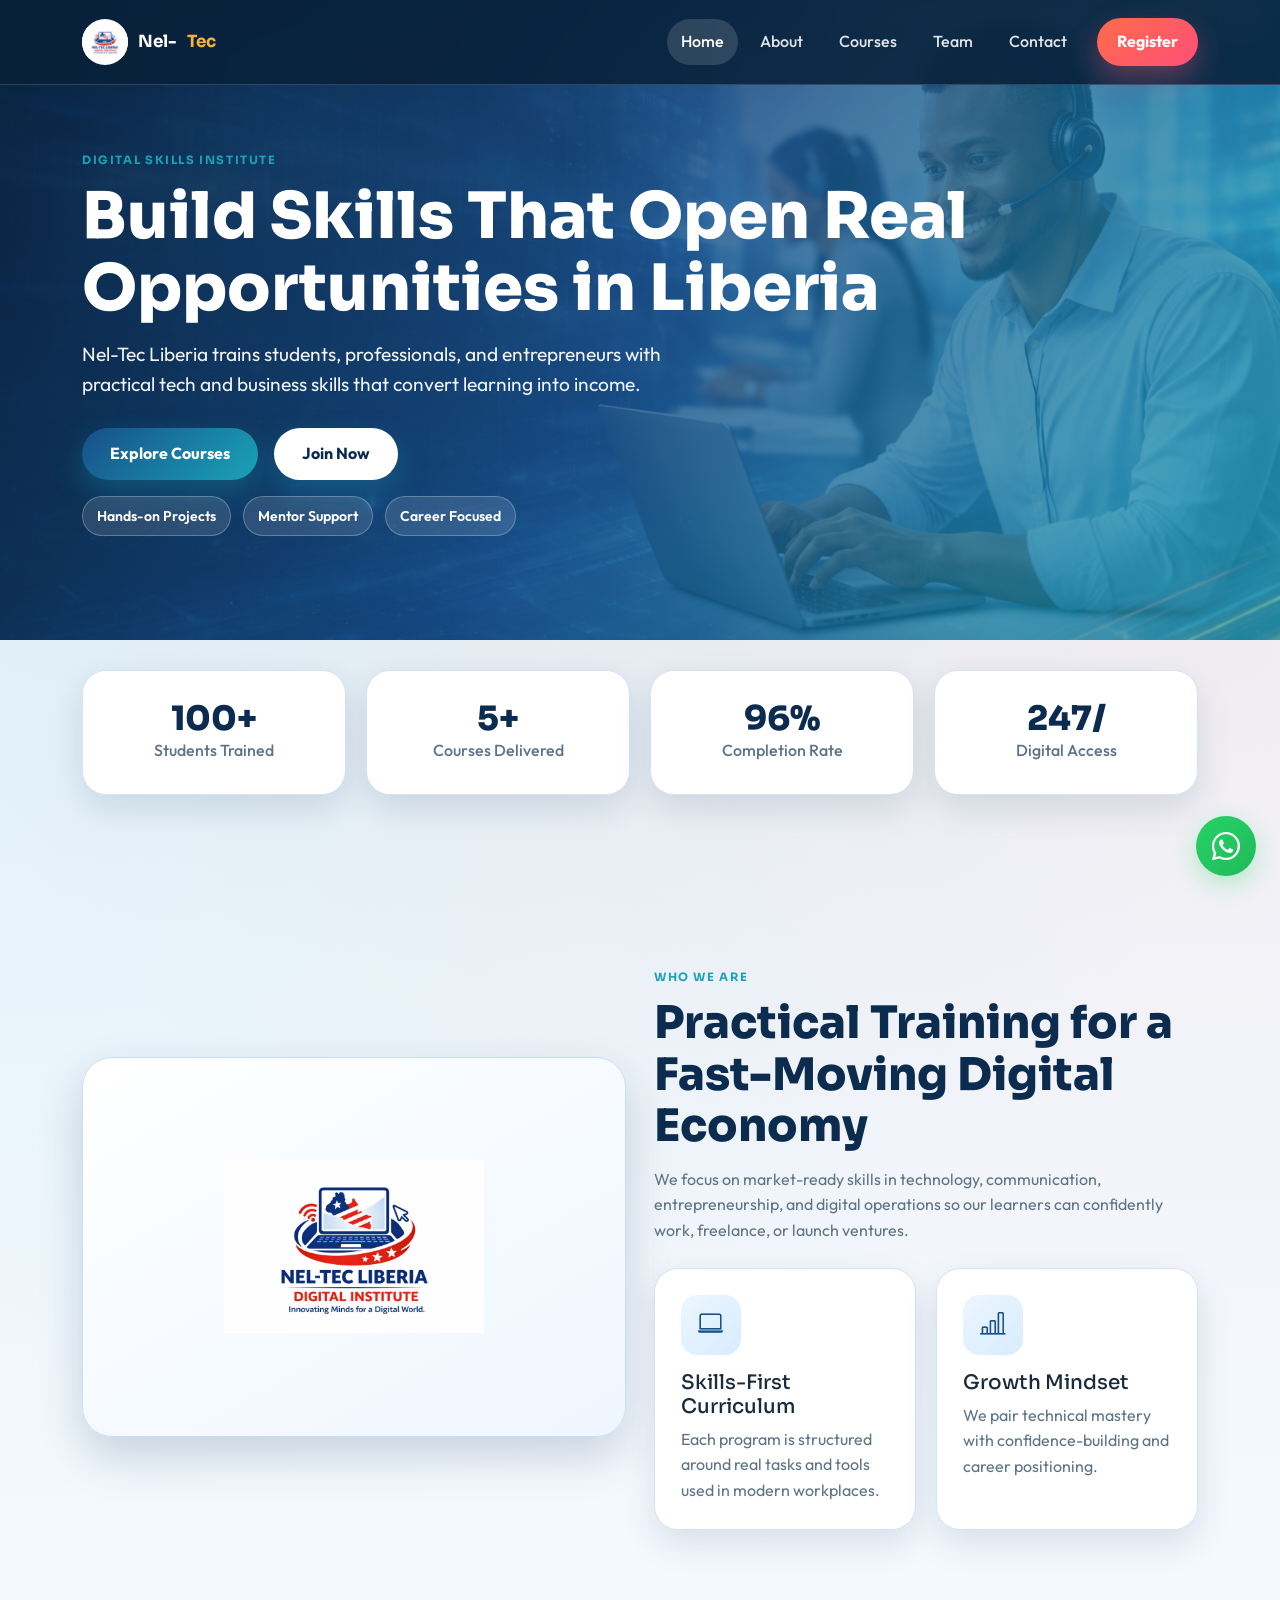
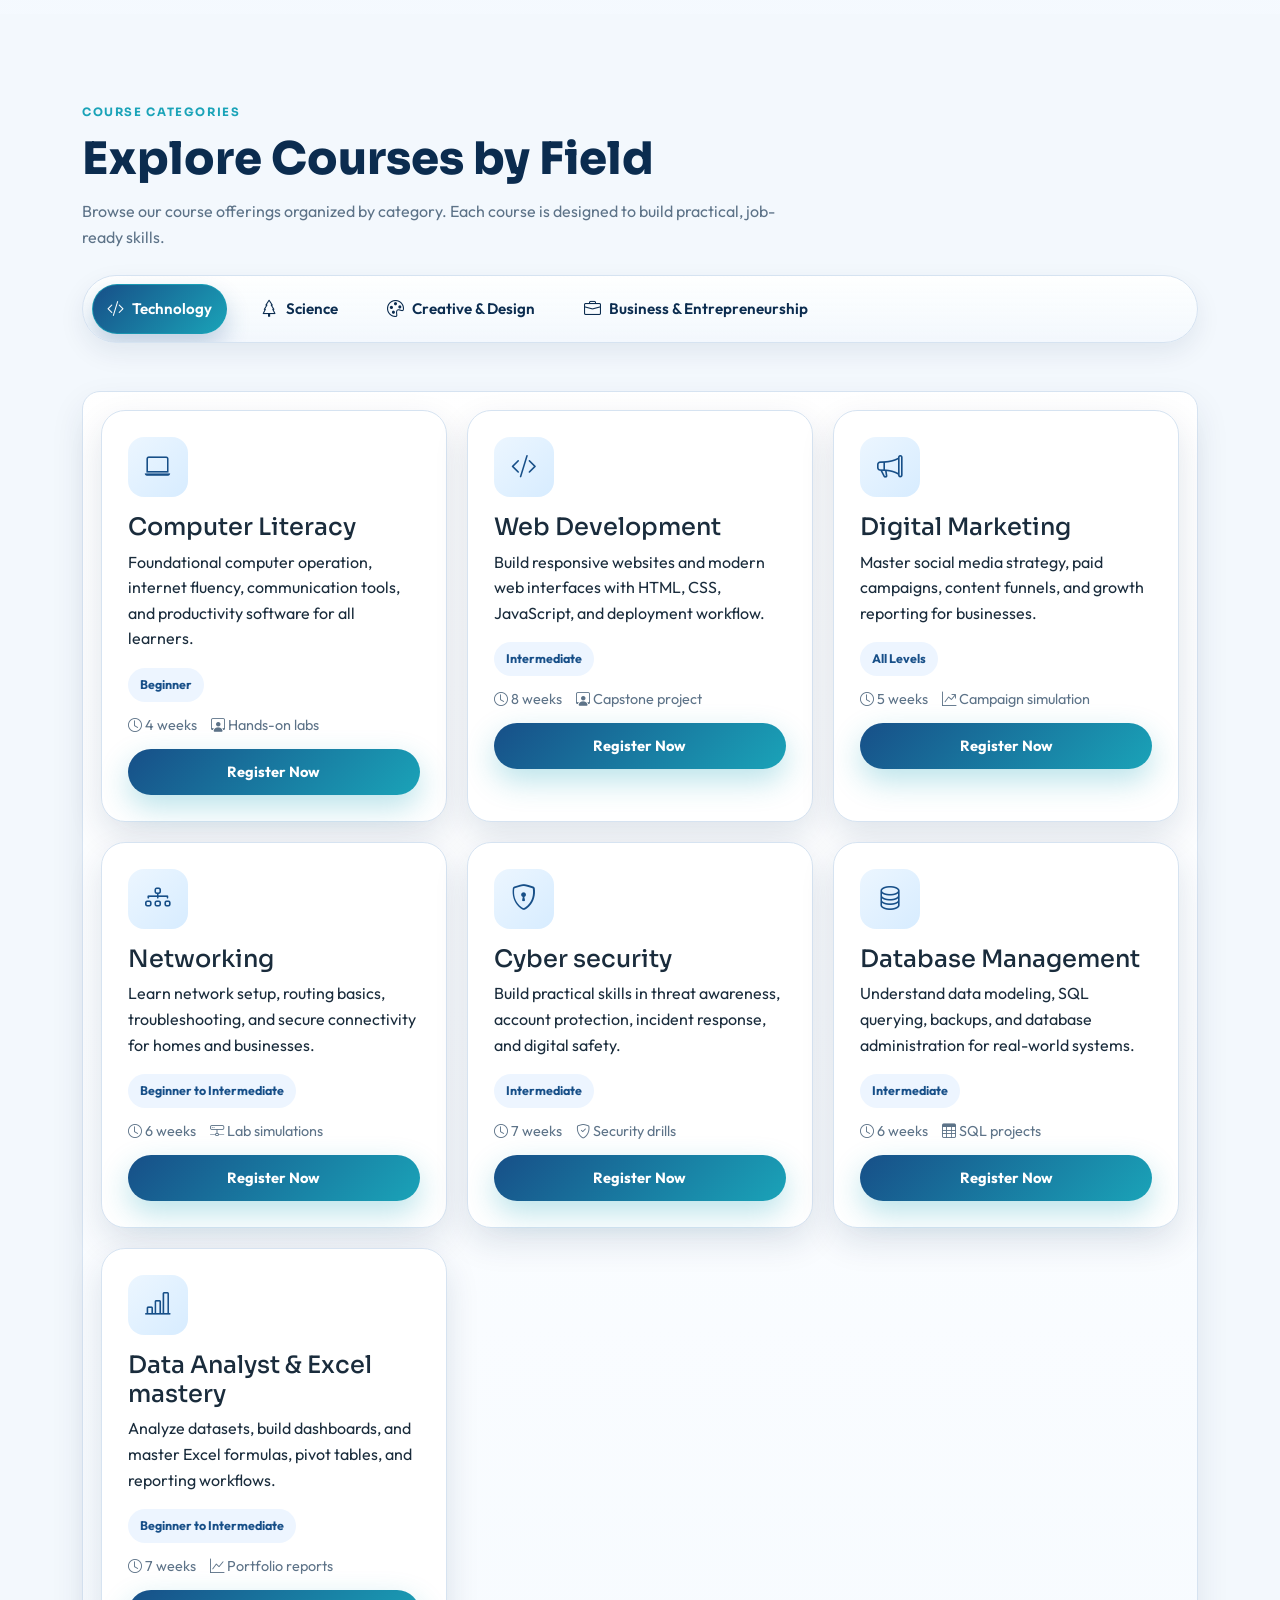
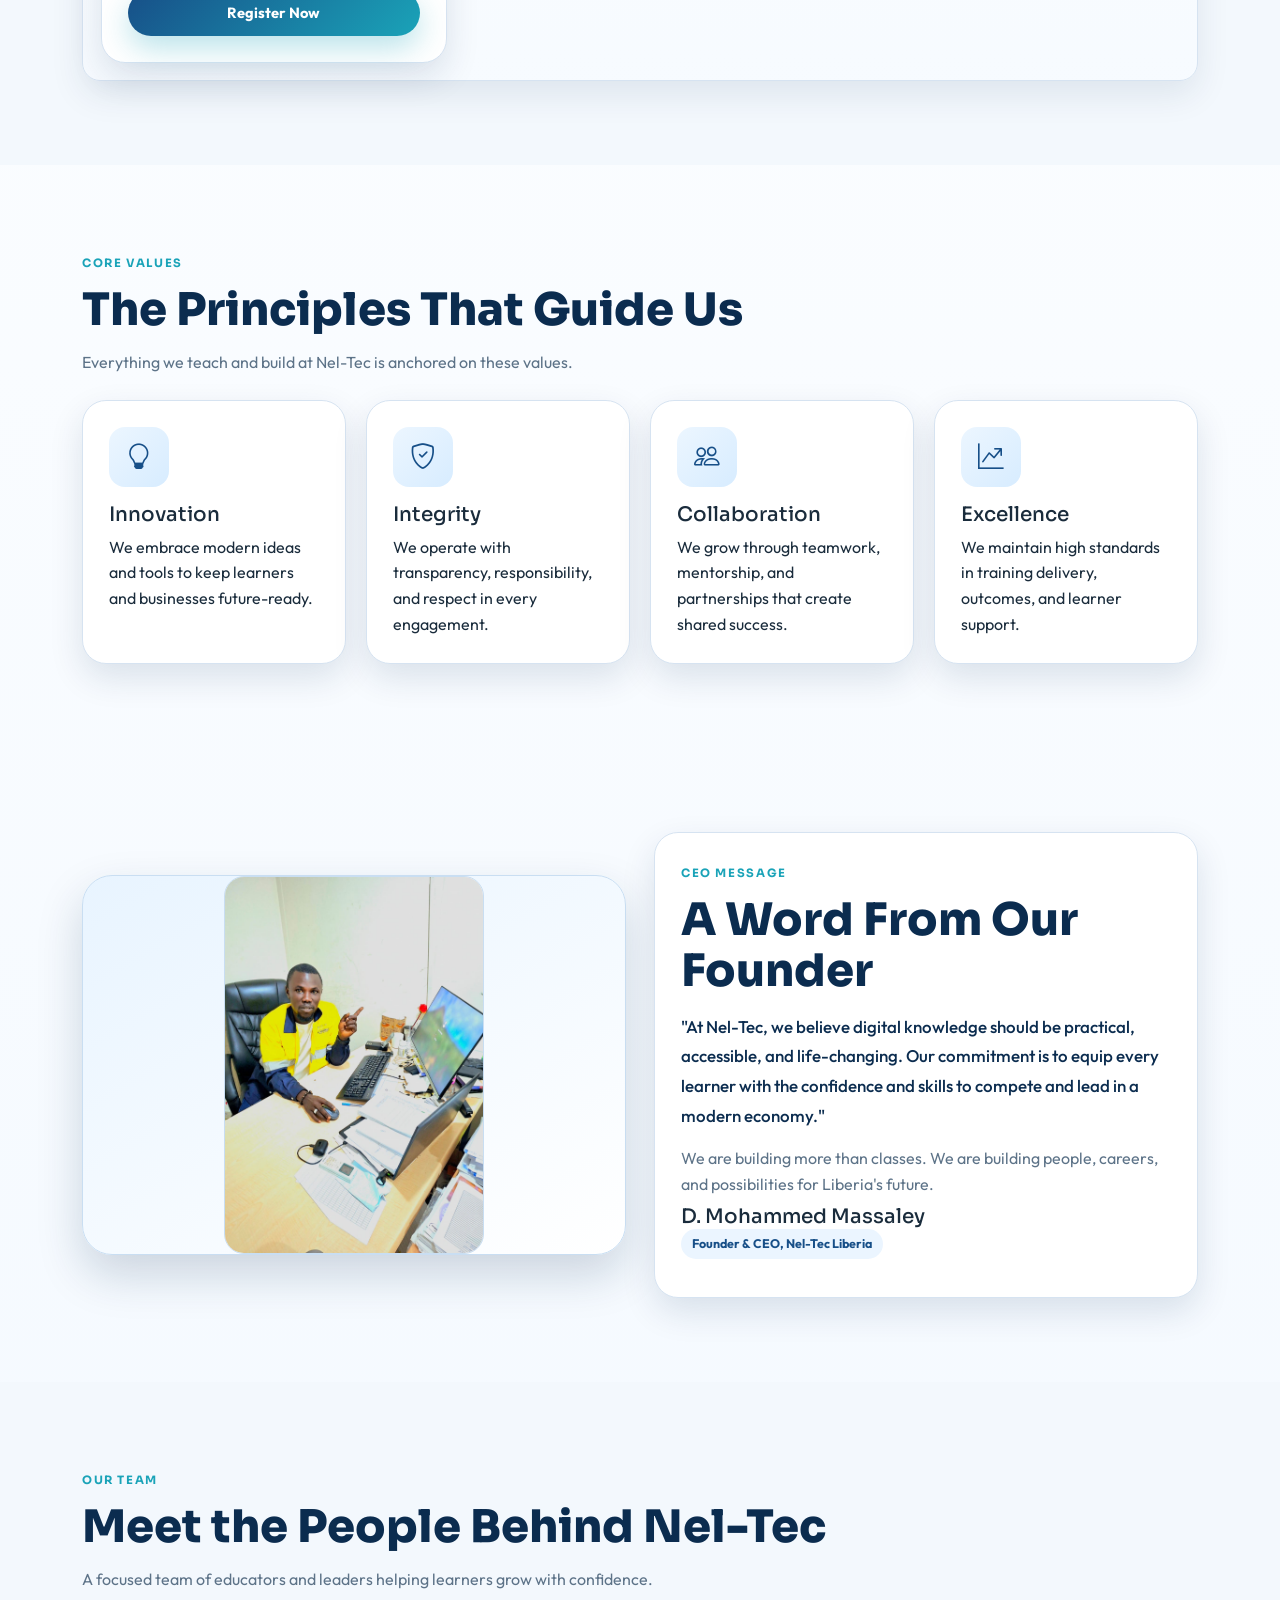
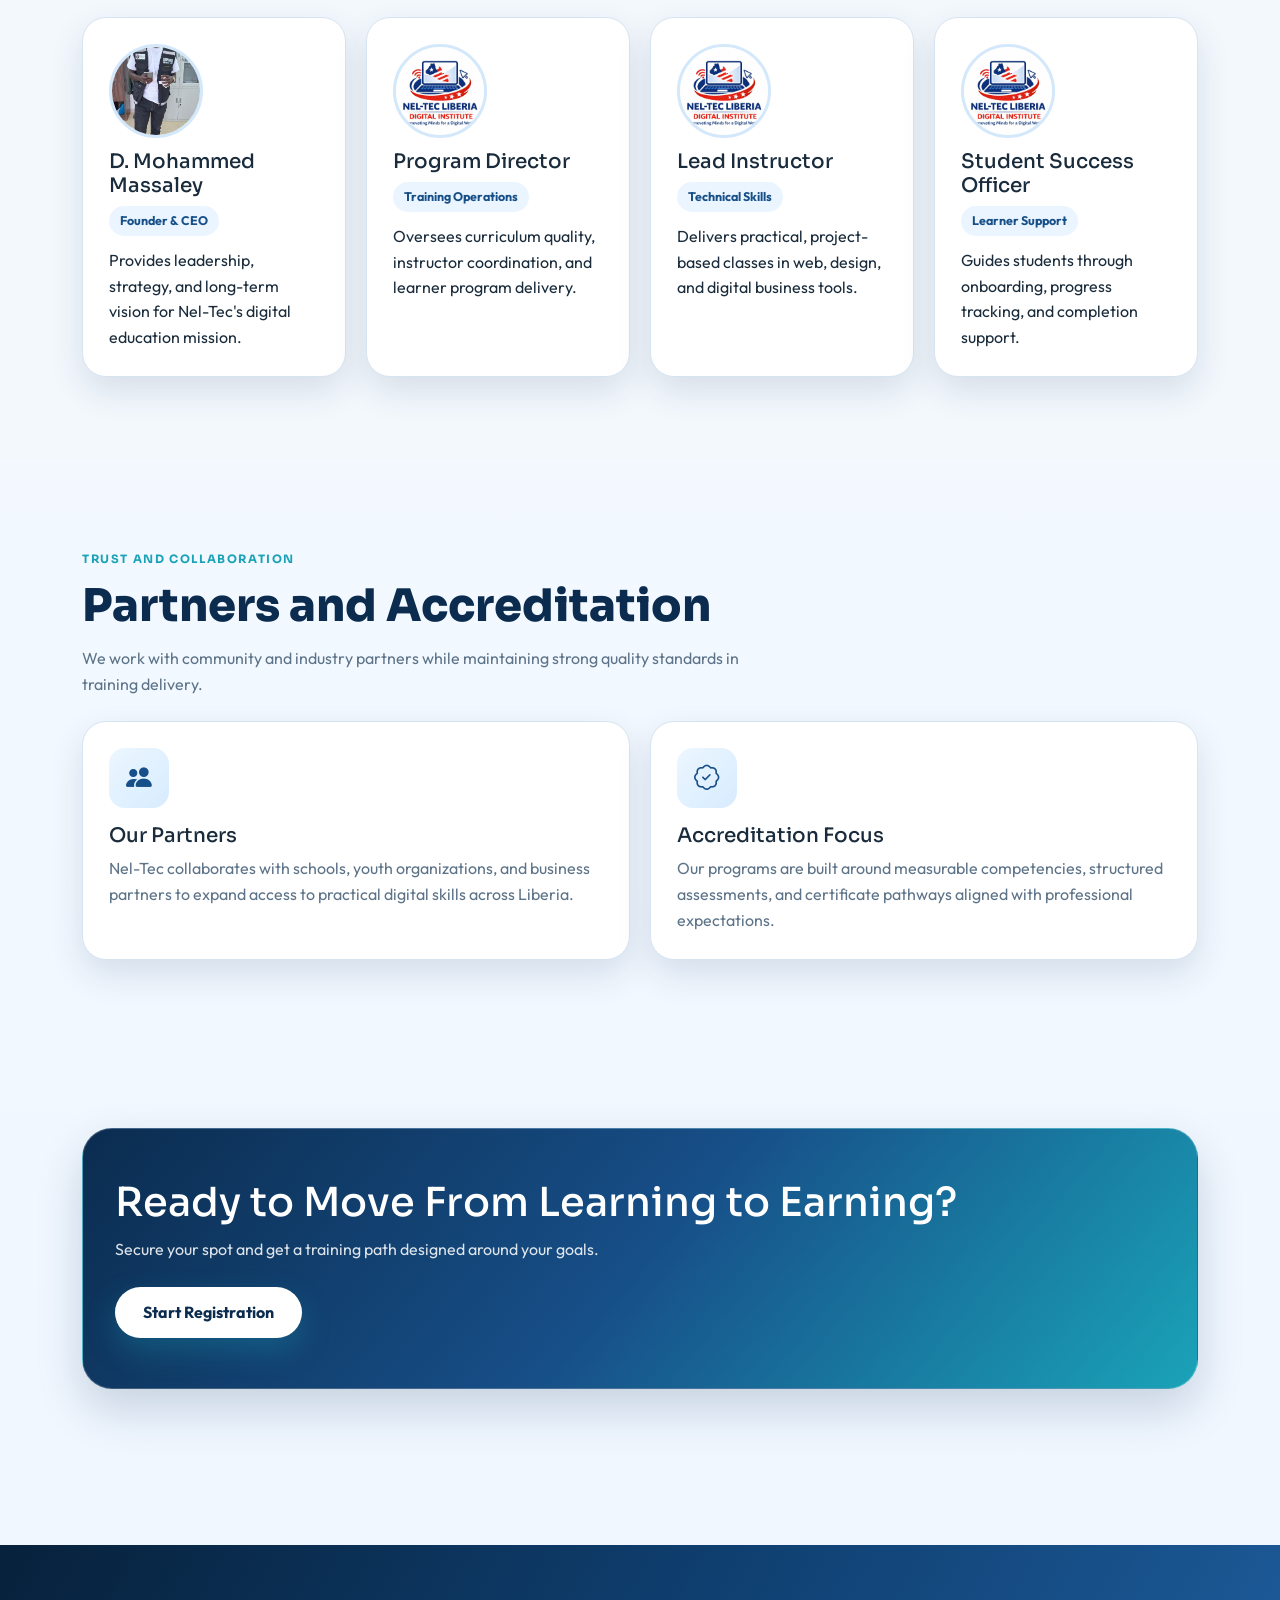
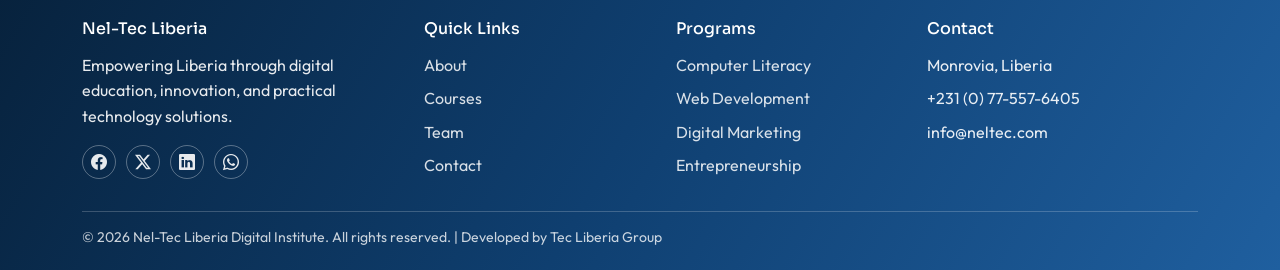
<file: index.html>
<!DOCTYPE html>
<html lang="en">
<head>
    <meta charset="UTF-8">
    <meta name="viewport" content="width=device-width, initial-scale=1.0">
    <title>Nel-Tec Liberia Digital Institute</title>
    <link rel="icon" type="image/png" href="img/logo.png">
    <link href="https://cdn.jsdelivr.net/npm/bootstrap@5.3.0/dist/css/bootstrap.min.css" rel="stylesheet">
    <link rel="stylesheet" href="https://cdn.jsdelivr.net/npm/bootstrap-icons@1.11.1/font/bootstrap-icons.css">
    <link rel="stylesheet" href="css/style.css">
</head>
<body class="page-shell">
    <nav class="navbar navbar-expand-lg fixed-top main-nav">
        <div class="container">
            <a class="navbar-brand" href="index.html">
                <img src="img/logo.png" alt="Nel-Tec logo">
                Nel-<span class="accent">Tec</span>
            </a>
            <button class="navbar-toggler" type="button" data-bs-toggle="collapse" data-bs-target="#mainNav" aria-controls="mainNav" aria-expanded="false" aria-label="Toggle navigation">
                <span class="navbar-toggler-icon"></span>
            </button>
            <div class="collapse navbar-collapse" id="mainNav">
                <ul class="navbar-nav ms-auto align-items-lg-center">
                    <li class="nav-item"><a class="nav-link active" href="index.html">Home</a></li>
                    <li class="nav-item"><a class="nav-link" href="about.html">About</a></li>
                    <li class="nav-item"><a class="nav-link" href="courses.html">Courses</a></li>
                    <li class="nav-item"><a class="nav-link" href="team.html">Team</a></li>
                    <li class="nav-item"><a class="nav-link" href="contact.html">Contact</a></li>
                    <li class="nav-item ms-lg-2"><a class="btn-nav" href="register.html">Register</a></li>
                </ul>
            </div>
        </div>
    </nav>

    <header class="hero hero-home">
        <div class="container">
            <div class="reveal">
                <span class="section-kicker">Digital Skills Institute</span>
                <h1>Build Skills That Open Real Opportunities in Liberia</h1>
                <p>Nel-Tec Liberia trains students, professionals, and entrepreneurs with practical tech and business skills that convert learning into income.</p>
                <div class="d-flex flex-wrap gap-3 mb-3">
                    <a class="btn-brand" href="courses.html">Explore Courses</a>
                    <a class="btn-brand alt" href="register.html">Join Now</a>
                </div>
                <div class="hero-chips">
                    <span class="hero-chip">Hands-on Projects</span>
                    <span class="hero-chip">Mentor Support</span>
                    <span class="hero-chip">Career Focused</span>
                </div>
            </div>
        </div>
    </header>

    <main>
        <section class="stats-strip">
            <div class="container">
                <div class="cards-4">
                    <article class="stat-card reveal d2">
                        <span class="stat-number">100+</span>
                        <span class="stat-label">Students Trained</span>
                    </article>
                    <article class="stat-card reveal d2">
                        <span class="stat-number">5+</span>
                        <span class="stat-label">Courses Delivered</span>
                    </article>
                    <article class="stat-card reveal d3">
                        <span class="stat-number">96%</span>
                        <span class="stat-label">Completion Rate</span>
                    </article>
                    <article class="stat-card reveal d4">
                        <span class="stat-number">24/7</span>
                        <span class="stat-label">Digital Access</span>
                    </article>
                </div>
            </div>
        </section>

        <section>
            <div class="container">
                <div class="about-layout">
                    <div class="about-visual reveal">
                        <img src="img/logo.png" alt="Nel-Tec brand mark">
                    </div>
                    <div class="reveal d2">
                        <span class="section-kicker">Who We Are</span>
                        <h2 class="section-title">Practical Training for a Fast-Moving Digital Economy</h2>
                        <p class="section-lead mb-4">We focus on market-ready skills in technology, communication, entrepreneurship, and digital operations so our learners can confidently work, freelance, or launch ventures.</p>
                        <div class="cards-2">
                            <article class="info-card">
                                <div class="icon-bubble"><i class="bi bi-laptop"></i></div>
                                <h5>Skills-First Curriculum</h5>
                                <p class="text-muted mb-0">Each program is structured around real tasks and tools used in modern workplaces.</p>
                            </article>
                            <article class="info-card">
                                <div class="icon-bubble"><i class="bi bi-bar-chart-line"></i></div>
                                <h5>Growth Mindset</h5>
                                <p class="text-muted mb-0">We pair technical mastery with confidence-building and career positioning.</p>
                            </article>
                        </div>
                    </div>
                </div>
            </div>
        </section>

        <section class="bg-soft">
            <div class="container">
                <span class="section-kicker">Course Categories</span>
                <h2 class="section-title">Explore Courses by Field</h2>
                <p class="section-lead mb-4">Browse our course offerings organized by category. Each course is designed to build practical, job-ready skills.</p>

                <!-- Course Category Tabs -->
                <ul class="nav nav-tabs course-tabs mb-5" id="courseTabs" role="tablist">
                    <li class="nav-item" role="presentation">
                        <button class="nav-link active" id="tech-tab" data-bs-toggle="tab" data-bs-target="#tech-content" type="button" role="tab" aria-controls="tech-content" aria-selected="true">
                            <i class="bi bi-code-slash me-2"></i>Technology
                        </button>
                    </li>
                    <li class="nav-item" role="presentation">
                        <button class="nav-link" id="science-tab" data-bs-toggle="tab" data-bs-target="#science-content" type="button" role="tab" aria-controls="science-content" aria-selected="false">
                            <i class="bi bi-tree me-2"></i>Science
                        </button>
                    </li>
                    <li class="nav-item" role="presentation">
                        <button class="nav-link" id="creative-tab" data-bs-toggle="tab" data-bs-target="#creative-content" type="button" role="tab" aria-controls="creative-content" aria-selected="false">
                            <i class="bi bi-palette me-2"></i>Creative & Design
                        </button>
                    </li>
                    <li class="nav-item" role="presentation">
                        <button class="nav-link" id="business-tab" data-bs-toggle="tab" data-bs-target="#business-content" type="button" role="tab" aria-controls="business-content" aria-selected="false">
                            <i class="bi bi-briefcase me-2"></i>Business & Entrepreneurship
                        </button>
                    </li>
                </ul>

                <!-- Tab Content -->
                <div class="tab-content" id="courseTabContent">
                    <!-- Technology Tab -->
                    <div class="tab-pane fade show active" id="tech-content" role="tabpanel" aria-labelledby="tech-tab">
                        <div class="cards-3">
                            <article class="course-card reveal">
                                <div class="icon-bubble"><i class="bi bi-laptop"></i></div>
                                <h4>Computer Literacy</h4>
                                <p>Foundational computer operation, internet fluency, communication tools, and productivity software for all learners.</p>
                                <span class="badge-level">Beginner</span>
                                <div class="course-meta">
                                    <span><i class="bi bi-clock"></i> 4 weeks</span>
                                    <span><i class="bi bi-person-workspace"></i> Hands-on labs</span>
                                </div>
                                <a class="btn-brand btn-card" href="register.html">Register Now</a>
                            </article>
                            <article class="course-card reveal d2">
                                <div class="icon-bubble"><i class="bi bi-code-slash"></i></div>
                                <h4>Web Development</h4>
                                <p>Build responsive websites and modern web interfaces with HTML, CSS, JavaScript, and deployment workflow.</p>
                                <span class="badge-level">Intermediate</span>
                                <div class="course-meta">
                                    <span><i class="bi bi-clock"></i> 8 weeks</span>
                                    <span><i class="bi bi-person-workspace"></i> Capstone project</span>
                                </div>
                                <a class="btn-brand btn-card" href="register.html">Register Now</a>
                            </article>
                            <article class="course-card reveal d3">
                                <div class="icon-bubble"><i class="bi bi-megaphone"></i></div>
                                <h4>Digital Marketing</h4>
                                <p>Master social media strategy, paid campaigns, content funnels, and growth reporting for businesses.</p>
                                <span class="badge-level">All Levels</span>
                                <div class="course-meta">
                                    <span><i class="bi bi-clock"></i> 5 weeks</span>
                                    <span><i class="bi bi-graph-up-arrow"></i> Campaign simulation</span>
                                </div>
                                <a class="btn-brand btn-card" href="register.html">Register Now</a>
                            </article>
                            <article class="course-card reveal">
                                <div class="icon-bubble"><i class="bi bi-diagram-3"></i></div>
                                <h4>Networking</h4>
                                <p>Learn network setup, routing basics, troubleshooting, and secure connectivity for homes and businesses.</p>
                                <span class="badge-level">Beginner to Intermediate</span>
                                <div class="course-meta">
                                    <span><i class="bi bi-clock"></i> 6 weeks</span>
                                    <span><i class="bi bi-hdd-network"></i> Lab simulations</span>
                                </div>
                                <a class="btn-brand btn-card" href="register.html">Register Now</a>
                            </article>
                            <article class="course-card reveal">
                                <div class="icon-bubble"><i class="bi bi-shield-lock"></i></div>
                                <h4>Cyber security</h4>
                                <p>Build practical skills in threat awareness, account protection, incident response, and digital safety.</p>
                                <span class="badge-level">Intermediate</span>
                                <div class="course-meta">
                                    <span><i class="bi bi-clock"></i> 7 weeks</span>
                                    <span><i class="bi bi-shield-check"></i> Security drills</span>
                                </div>
                                <a class="btn-brand btn-card" href="register.html">Register Now</a>
                            </article>
                            <article class="course-card reveal">
                                <div class="icon-bubble"><i class="bi bi-database"></i></div>
                                <h4>Database Management</h4>
                                <p>Understand data modeling, SQL querying, backups, and database administration for real-world systems.</p>
                                <span class="badge-level">Intermediate</span>
                                <div class="course-meta">
                                    <span><i class="bi bi-clock"></i> 6 weeks</span>
                                    <span><i class="bi bi-table"></i> SQL projects</span>
                                </div>
                                <a class="btn-brand btn-card" href="register.html">Register Now</a>
                            </article>
                            <article class="course-card reveal">
                                <div class="icon-bubble"><i class="bi bi-bar-chart-line"></i></div>
                                <h4>Data Analyst &amp; Excel mastery</h4>
                                <p>Analyze datasets, build dashboards, and master Excel formulas, pivot tables, and reporting workflows.</p>
                                <span class="badge-level">Beginner to Intermediate</span>
                                <div class="course-meta">
                                    <span><i class="bi bi-clock"></i> 7 weeks</span>
                                    <span><i class="bi bi-graph-up"></i> Portfolio reports</span>
                                </div>
                                <a class="btn-brand btn-card" href="register.html">Register Now</a>
                            </article>
                        </div>
                    </div>

                    <!-- Science Tab -->
                    <div class="tab-pane fade" id="science-content" role="tabpanel" aria-labelledby="science-tab">
                        <div class="cards-3">
                            <article class="course-card reveal">
                                <div class="icon-bubble"><i class="bi bi-tree"></i></div>
                                <h4>Environmental Science</h4>
                                <p>Learn environmental sustainability, climate awareness, and practical solutions for communities and businesses.</p>
                                <span class="badge-level">Beginner to Intermediate</span>
                                <div class="course-meta">
                                    <span><i class="bi bi-clock"></i> 6 weeks</span>
                                    <span><i class="bi bi-layers"></i> Field and case studies</span>
                                </div>
                                <a class="btn-brand btn-card" href="register.html">Register Now</a>
                            </article>
                        </div>
                    </div>

                    <!-- Creative & Design Tab -->
                    <div class="tab-pane fade" id="creative-content" role="tabpanel" aria-labelledby="creative-tab">
                        <div class="cards-3">
                            <article class="course-card reveal">
                                <div class="icon-bubble"><i class="bi bi-palette"></i></div>
                                <h4>Graphic Design</h4>
                                <p>Learn visual storytelling, brand identity, marketing graphics, and client-focused creative delivery.</p>
                                <span class="badge-level">Beginner to Intermediate</span>
                                <div class="course-meta">
                                    <span><i class="bi bi-clock"></i> 6 weeks</span>
                                    <span><i class="bi bi-layers"></i> Portfolio projects</span>
                                </div>
                                <a class="btn-brand btn-card" href="register.html">Register Now</a>
                            </article>
                        </div>
                    </div>

                    <!-- Business & Entrepreneurship Tab -->
                    <div class="tab-pane fade" id="business-content" role="tabpanel" aria-labelledby="business-tab">
                        <div class="cards-3">
                            <article class="course-card reveal">
                                <div class="icon-bubble"><i class="bi bi-briefcase"></i></div>
                                <h4>Entrepreneurship</h4>
                                <p>Business model design, digital sales systems, and startup execution for local and online markets.</p>
                                <span class="badge-level">Beginner</span>
                                <div class="course-meta">
                                    <span><i class="bi bi-clock"></i> 4 weeks</span>
                                    <span><i class="bi bi-person-workspace"></i> Business sprint</span>
                                </div>
                                <a class="btn-brand btn-card" href="register.html">Register Now</a>
                            </article>
                            <article class="course-card reveal d2">
                                <div class="icon-bubble"><i class="bi bi-globe"></i></div>
                                <h4>Online Business</h4>
                                <p>Create online income channels with practical strategies for products, services, and audience growth.</p>
                                <span class="badge-level">Intermediate</span>
                                <div class="course-meta">
                                    <span><i class="bi bi-clock"></i> 5 weeks</span>
                                    <span><i class="bi bi-graph-up-arrow"></i> Market validation</span>
                                </div>
                                <a class="btn-brand btn-card" href="register.html">Register Now</a>
                            </article>
                        </div>
                    </div>
                </div>
            </div>
        </section>

        <section>
            <div class="container">
                <span class="section-kicker">Core Values</span>
                <h2 class="section-title">The Principles That Guide Us</h2>
                <p class="section-lead mb-4">Everything we teach and build at Nel-Tec is anchored on these values.</p>

                <div class="cards-4">
                    <article class="value-card reveal">
                        <div class="icon-bubble"><i class="bi bi-lightbulb"></i></div>
                        <h5>Innovation</h5>
                        <p class="mb-0">We embrace modern ideas and tools to keep learners and businesses future-ready.</p>
                    </article>
                    <article class="value-card reveal d2">
                        <div class="icon-bubble"><i class="bi bi-shield-check"></i></div>
                        <h5>Integrity</h5>
                        <p class="mb-0">We operate with transparency, responsibility, and respect in every engagement.</p>
                    </article>
                    <article class="value-card reveal d3">
                        <div class="icon-bubble"><i class="bi bi-people"></i></div>
                        <h5>Collaboration</h5>
                        <p class="mb-0">We grow through teamwork, mentorship, and partnerships that create shared success.</p>
                    </article>
                    <article class="value-card reveal d4">
                        <div class="icon-bubble"><i class="bi bi-graph-up-arrow"></i></div>
                        <h5>Excellence</h5>
                        <p class="mb-0">We maintain high standards in training delivery, outcomes, and learner support.</p>
                    </article>
                </div>
            </div>
        </section>

        <section>
            <div class="container">
                <div class="about-layout">
                    <div class="about-visual reveal ceo-photo-wrap">
                        <img src="img/CEO.png" alt="CEO of Nel-Tec Liberia" class="ceo-photo">
                    </div>
                    <article class="form-card reveal d2">
                        <span class="section-kicker">CEO Message</span>
                        <h2 class="section-title">A Word From Our Founder</h2>
                        <p class="ceo-quote">"At Nel-Tec, we believe digital knowledge should be practical, accessible, and life-changing. Our commitment is to equip every learner with the confidence and skills to compete and lead in a modern economy."</p>
                        <p class="text-muted mb-2">We are building more than classes. We are building people, careers, and possibilities for Liberia's future.</p>
                        <h5 class="mb-0">D. Mohammed Massaley</h5>
                        <span class="team-role">Founder & CEO, Nel-Tec Liberia</span>
                    </article>
                </div>
            </div>
        </section>

        <section class="bg-soft">
            <div class="container">
                <span class="section-kicker">Our Team</span>
                <h2 class="section-title">Meet the People Behind Nel-Tec</h2>
                <p class="section-lead mb-4">A focused team of educators and leaders helping learners grow with confidence.</p>

                <div class="cards-4">
                    <article class="team-card reveal">
                        <div class="team-avatar"><img src="img/fouder.jpeg" alt="Prince W Dahn Jr"></div>
                        <h5>D. Mohammed Massaley</h5>
                        <span class="team-role">Founder & CEO</span>
                        <p class="mb-0">Provides leadership, strategy, and long-term vision for Nel-Tec's digital education mission.</p>
                    </article>
                    <article class="team-card reveal d2">
                        <div class="team-avatar"><img src="img/logo.png" alt="Program Director"></div>
                        <h5>Program Director</h5>
                        <span class="team-role">Training Operations</span>
                        <p class="mb-0">Oversees curriculum quality, instructor coordination, and learner program delivery.</p>
                    </article>
                    <article class="team-card reveal d3">
                        <div class="team-avatar"><img src="img/logo.png" alt="Lead Instructor"></div>
                        <h5>Lead Instructor</h5>
                        <span class="team-role">Technical Skills</span>
                        <p class="mb-0">Delivers practical, project-based classes in web, design, and digital business tools.</p>
                    </article>
                    <article class="team-card reveal d4">
                        <div class="team-avatar"><img src="img/logo.png" alt="Student Success Officer"></div>
                        <h5>Student Success Officer</h5>
                        <span class="team-role">Learner Support</span>
                        <p class="mb-0">Guides students through onboarding, progress tracking, and completion support.</p>
                    </article>
                </div>
            </div>
        </section>

        <section>
            <div class="container">
                <span class="section-kicker">Trust and Collaboration</span>
                <h2 class="section-title">Partners and Accreditation</h2>
                <p class="section-lead mb-4">We work with community and industry partners while maintaining strong quality standards in training delivery.</p>

                <div class="cards-2">
                    <article class="info-card reveal">
                        <div class="icon-bubble"><i class="bi bi-people-fill"></i></div>
                        <h5>Our Partners</h5>
                        <p class="mb-0 text-muted">Nel-Tec collaborates with schools, youth organizations, and business partners to expand access to practical digital skills across Liberia.</p>
                    </article>
                    <article class="info-card reveal d2">
                        <div class="icon-bubble"><i class="bi bi-patch-check"></i></div>
                        <h5>Accreditation Focus</h5>
                        <p class="mb-0 text-muted">Our programs are built around measurable competencies, structured assessments, and certificate pathways aligned with professional expectations.</p>
                    </article>
                </div>
            </div>
        </section>

        <section>
            <div class="container">
                <div class="cta-band reveal">
                    <h2>Ready to Move From Learning to Earning?</h2>
                    <p>Secure your spot and get a training path designed around your goals.</p>
                    <a class="btn-brand alt" href="register.html">Start Registration</a>
                </div>
            </div>
        </section>
    </main>

    <footer class="site-footer">
        <div class="container">
            <div class="footer-grid">
                <div>
                    <h4>Nel-Tec Liberia</h4>
                    <p>Empowering Liberia through digital education, innovation, and practical technology solutions.</p>
                    <div class="footer-social">
                        <a href="https://facebook.com" target="_blank" rel="noopener"><i class="bi bi-facebook"></i></a>
                        <a href="https://twitter.com" target="_blank" rel="noopener"><i class="bi bi-twitter-x"></i></a>
                        <a href="https://linkedin.com" target="_blank" rel="noopener"><i class="bi bi-linkedin"></i></a>
                        <a href="https://wa.me/231880369397" target="_blank" rel="noopener"><i class="bi bi-whatsapp"></i></a>
                    </div>
                </div>
                <div>
                    <h4>Quick Links</h4>
                    <ul class="footer-links">
                        <li><a href="about.html">About</a></li>
                        <li><a href="courses.html">Courses</a></li>
                        <li><a href="team.html">Team</a></li>
                        <li><a href="contact.html">Contact</a></li>
                    </ul>
                </div>
                <div>
                    <h4>Programs</h4>
                    <ul class="footer-links">
                        <li><a href="courses.html">Computer Literacy</a></li>
                        <li><a href="courses.html">Web Development</a></li>
                        <li><a href="courses.html">Digital Marketing</a></li>
                        <li><a href="courses.html">Entrepreneurship</a></li>
                    </ul>
                </div>
                <div>
                    <h4>Contact</h4>
                    <ul class="footer-links">
                        <li>Monrovia, Liberia</li>
                        <li>+231 (0) 77-557-6405</li>
                        <li>info@neltec.com</li>
                    </ul>
                </div>
            </div>
            <div class="footer-bottom">&copy; 2026 Nel-Tec Liberia Digital Institute. All rights reserved. | Developed by <a href="https://tecliberia.com" target="_blank" rel="noopener">Tec Liberia Group</a></div>
        </div>
    </footer>

    <script src="https://cdn.jsdelivr.net/npm/bootstrap@5.3.0/dist/js/bootstrap.bundle.min.js"></script>
    
    <script>
        // Interactive Statistics Counter Animation
        const animateStats = () => {
            const statsCards = document.querySelectorAll('.stat-card');
            const statNumbers = document.querySelectorAll('.stat-number');
            
            // Intersection Observer to trigger animation when visible
            const observer = new IntersectionObserver((entries) => {
                entries.forEach(entry => {
                    if (entry.isIntersecting) {
                        const statCard = entry.target;
                        const statNumber = statCard.querySelector('.stat-number');
                        
                        if (!statNumber.classList.contains('animated')) {
                            animateNumber(statNumber);
                            statNumber.classList.add('animated');
                            
                            // Add hover effect
                            statCard.style.cursor = 'pointer';
                            statCard.addEventListener('mouseenter', () => {
                                statCard.style.transform = 'scale(1.08)';
                            });
                            statCard.addEventListener('mouseleave', () => {
                                statCard.style.transform = 'scale(1)';
                            });
                        }
                    }
                });
            }, { threshold: 0.5 });
            
            statsCards.forEach(card => observer.observe(card));
            
            // Animate individual number
            function animateNumber(element) {
                const text = element.innerText;
                let targetValue = parseInt(text.replace(/\D/g, ''));
                const suffix = text.replace(/[0-9]/g, '');
                
                let currentValue = 0;
                const duration = 2000; // 2 seconds
                const increment = targetValue / (duration / 16); // 60fps
                
                const counter = setInterval(() => {
                    currentValue += increment;
                    
                    if (currentValue >= targetValue) {
                        element.innerText = targetValue + suffix;
                        clearInterval(counter);
                    } else {
                        element.innerText = Math.floor(currentValue) + suffix;
                    }
                }, 16);
            }
        };
        
        // Run animation when DOM is ready
        if (document.readyState === 'loading') {
            document.addEventListener('DOMContentLoaded', animateStats);
        } else {
            animateStats();
        }
    </script>
    
    <a href="https://wa.me/231775576405?text=Hello%20Nel-Tec" target="_blank" rel="noopener" class="whatsapp-float" title="Chat on WhatsApp">
        <i class="bi bi-whatsapp"></i>
    </a>
</body>
</html>
</file>
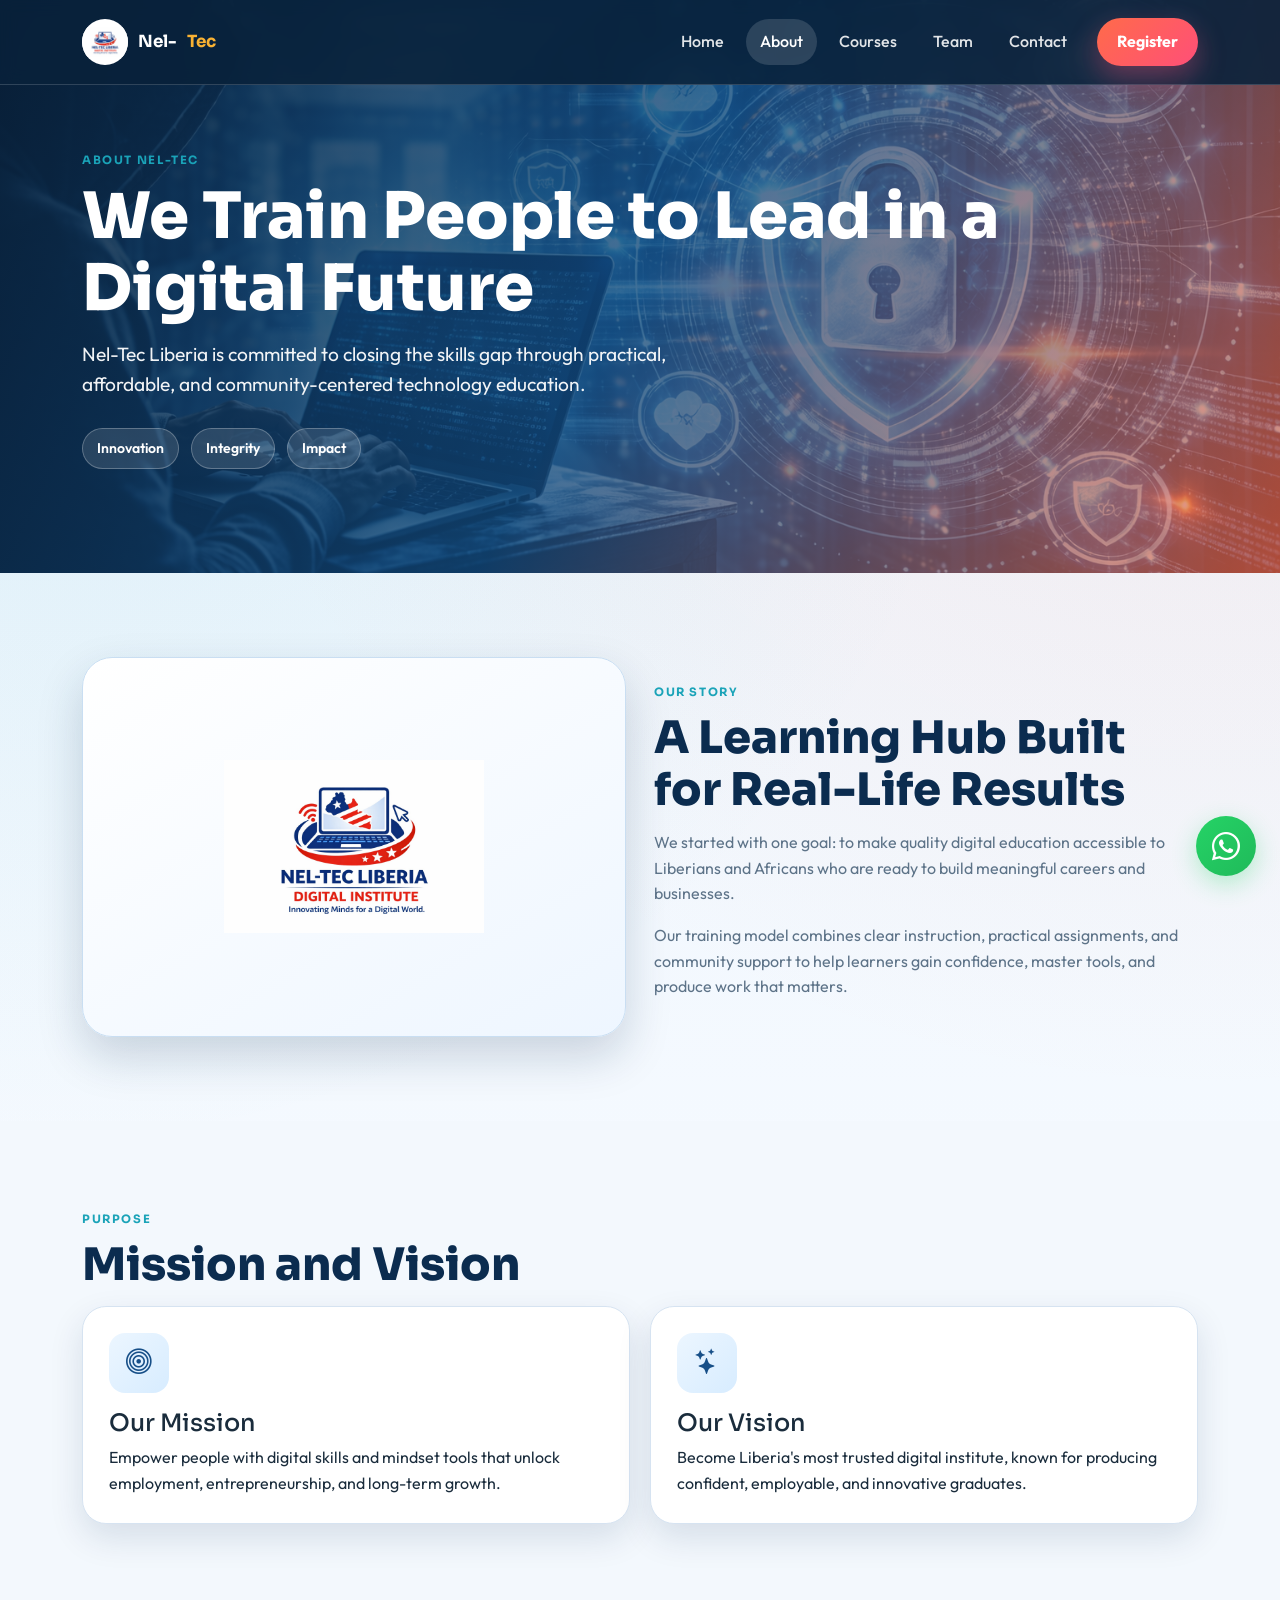
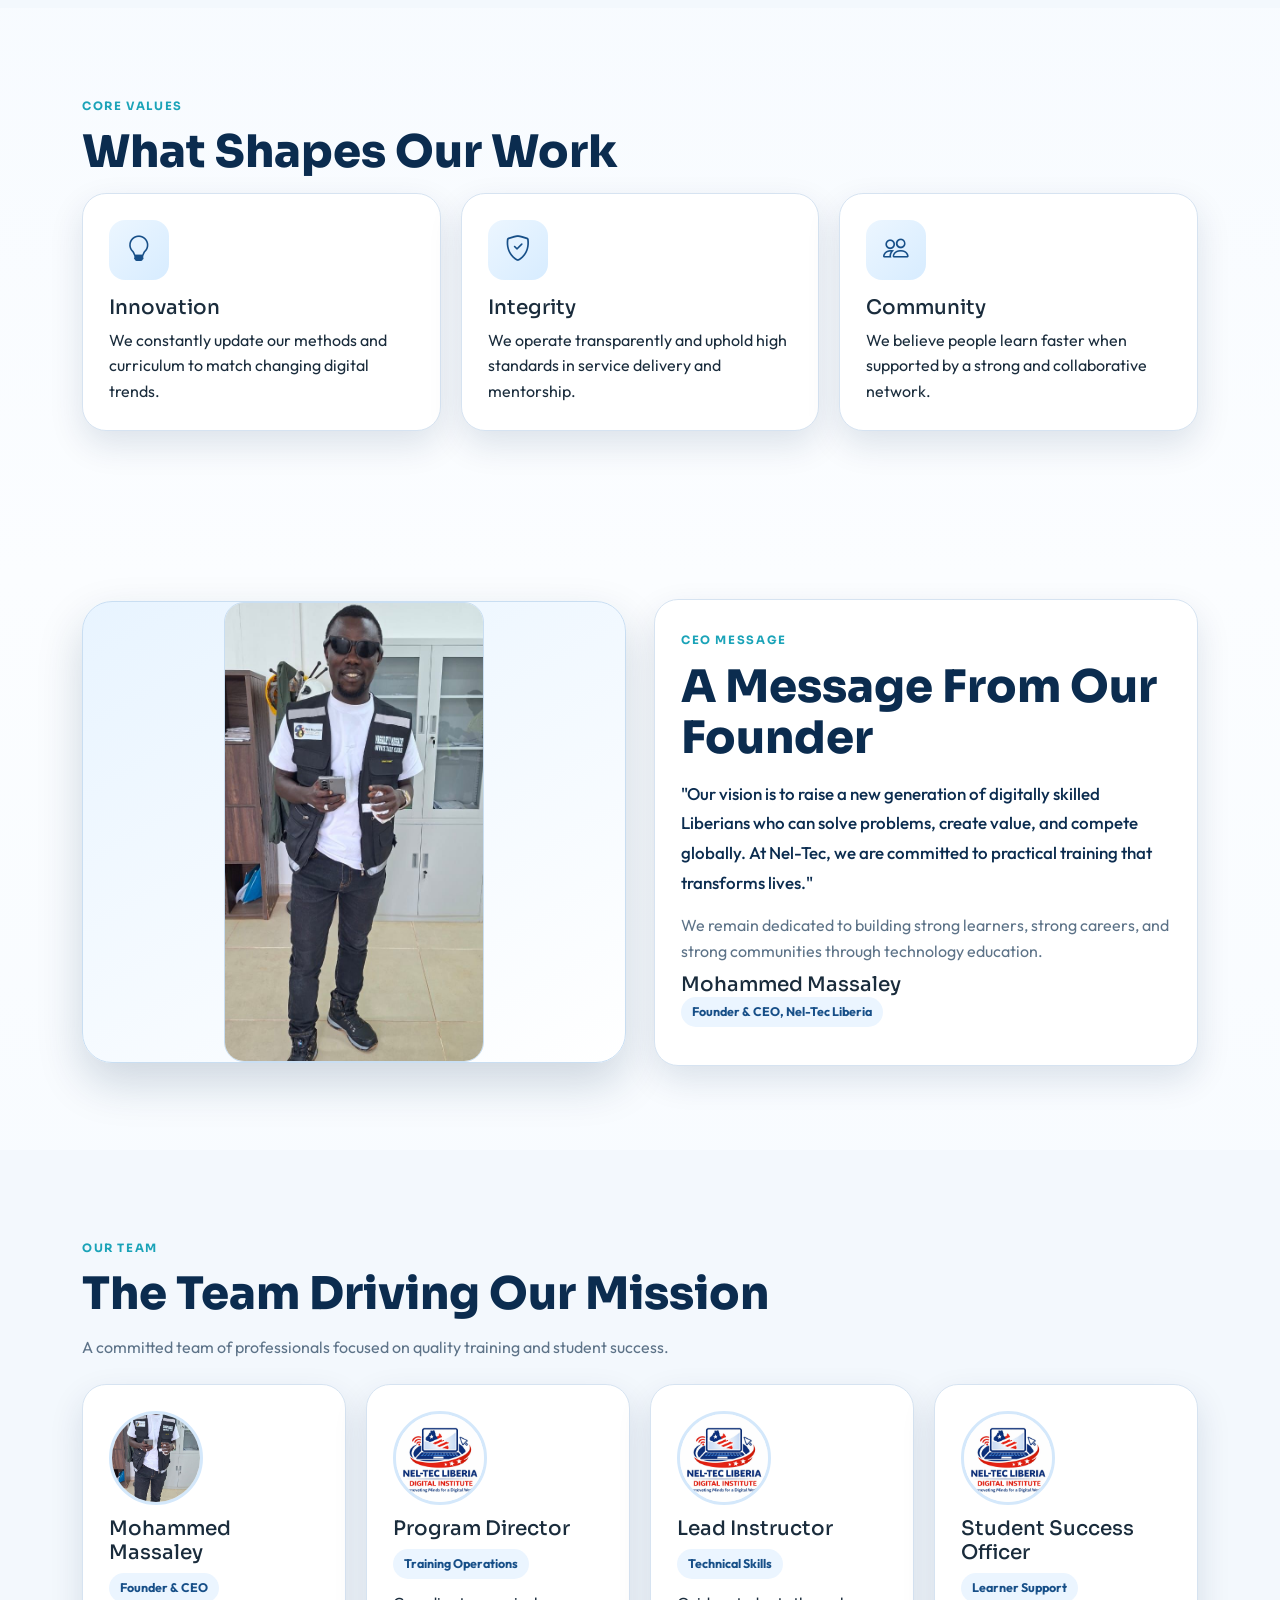
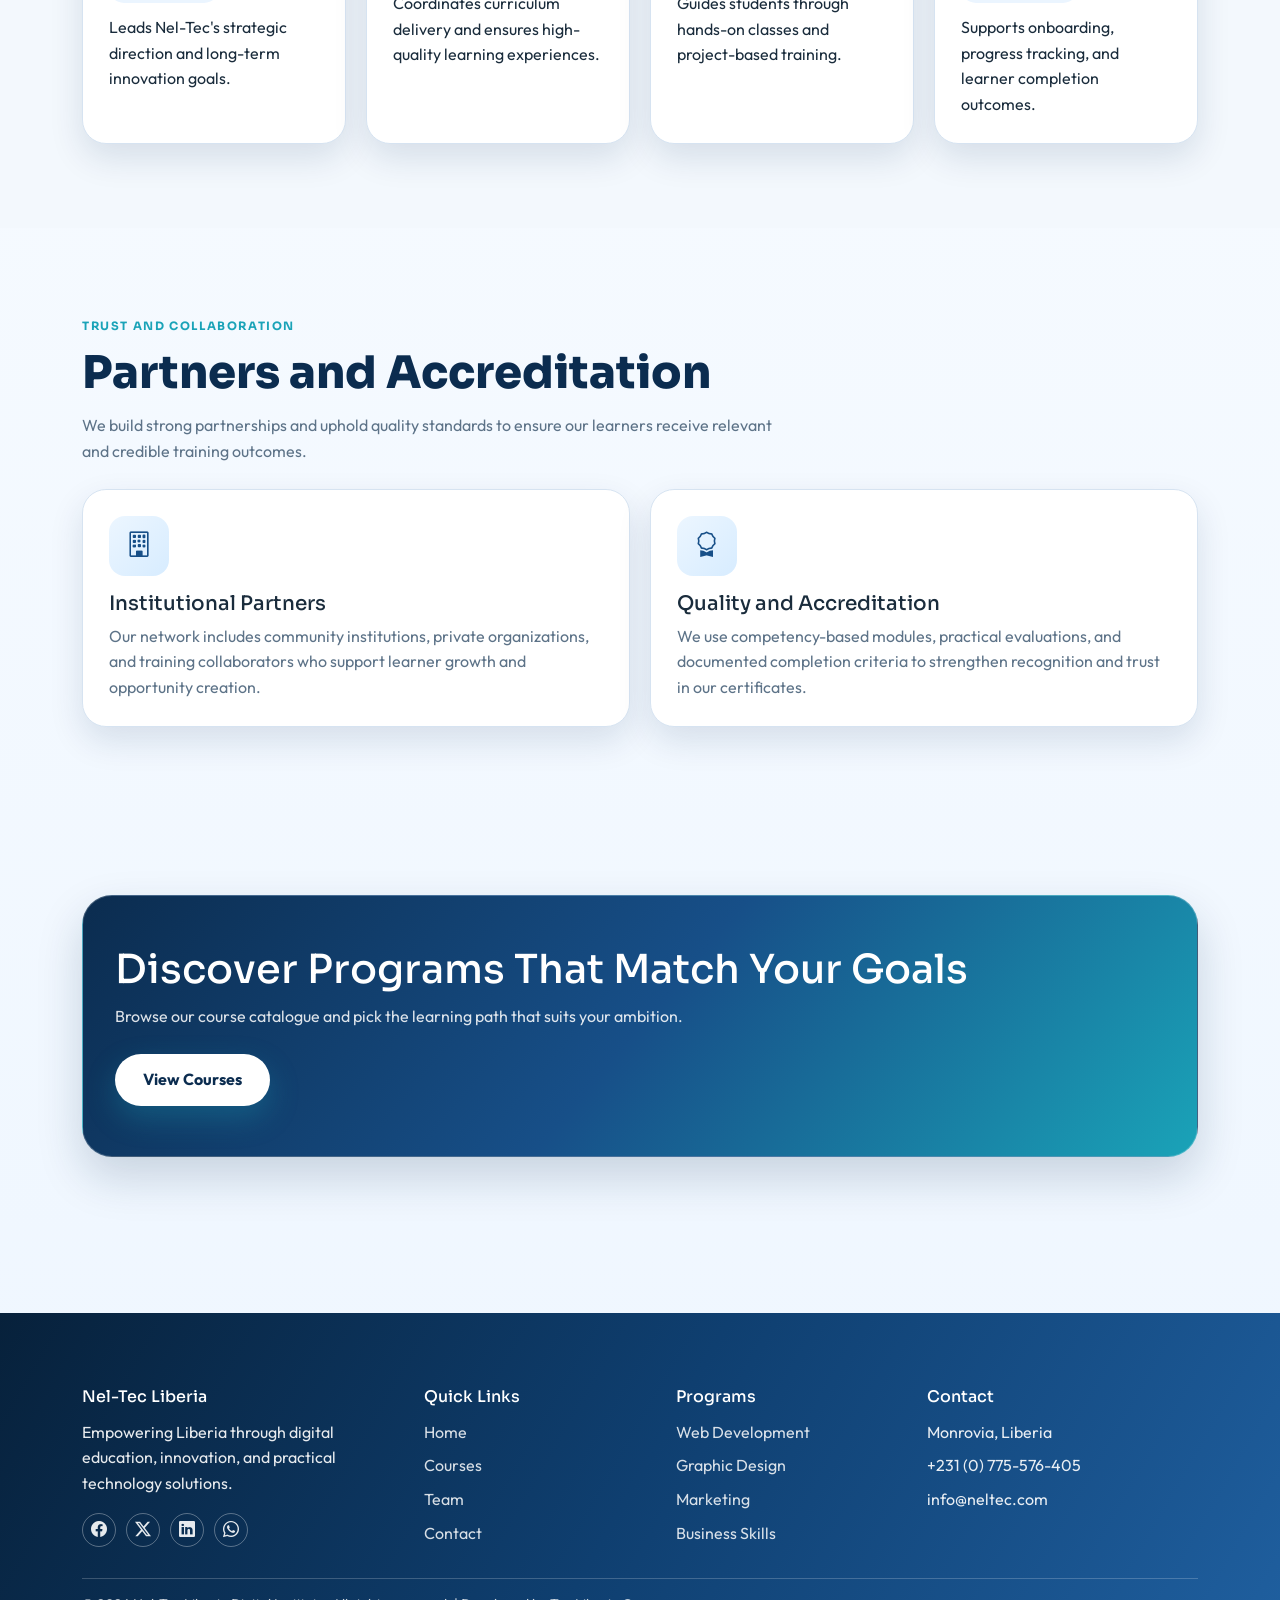
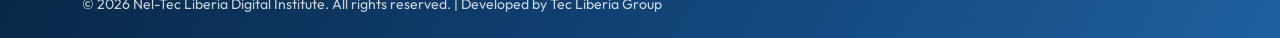
<file: about.html>
<!DOCTYPE html>
<html lang="en">
<head>
    <meta charset="UTF-8">
    <meta name="viewport" content="width=device-width, initial-scale=1.0">
    <title>About Us | Nel-Tec Liberia</title>
    <link rel="icon" type="image/png" href="img/logo.png">
    <link href="https://cdn.jsdelivr.net/npm/bootstrap@5.3.0/dist/css/bootstrap.min.css" rel="stylesheet">
    <link rel="stylesheet" href="https://cdn.jsdelivr.net/npm/bootstrap-icons@1.11.1/font/bootstrap-icons.css">
    <link rel="stylesheet" href="css/style.css">
</head>
<body class="page-shell">
    <nav class="navbar navbar-expand-lg fixed-top main-nav">
        <div class="container">
            <a class="navbar-brand" href="index.html">
                <img src="img/logo.png" alt="Nel-Tec logo">
                Nel-<span class="accent">Tec</span>
            </a>
            <button class="navbar-toggler" type="button" data-bs-toggle="collapse" data-bs-target="#mainNav" aria-controls="mainNav" aria-expanded="false" aria-label="Toggle navigation">
                <span class="navbar-toggler-icon"></span>
            </button>
            <div class="collapse navbar-collapse" id="mainNav">
                <ul class="navbar-nav ms-auto align-items-lg-center">
                    <li class="nav-item"><a class="nav-link" href="index.html">Home</a></li>
                    <li class="nav-item"><a class="nav-link active" href="about.html">About</a></li>
                    <li class="nav-item"><a class="nav-link" href="courses.html">Courses</a></li>
                    <li class="nav-item"><a class="nav-link" href="team.html">Team</a></li>
                    <li class="nav-item"><a class="nav-link" href="contact.html">Contact</a></li>
                    <li class="nav-item ms-lg-2"><a class="btn-nav" href="register.html">Register</a></li>
                </ul>
            </div>
        </div>
    </nav>

    <header class="hero hero-about">
        <div class="container">
            <div class="reveal">
                <span class="section-kicker">About Nel-Tec</span>
                <h1>We Train People to Lead in a Digital Future</h1>
                <p>Nel-Tec Liberia is committed to closing the skills gap through practical, affordable, and community-centered technology education.</p>
                <div class="hero-chips">
                    <span class="hero-chip">Innovation</span>
                    <span class="hero-chip">Integrity</span>
                    <span class="hero-chip">Impact</span>
                </div>
            </div>
        </div>
    </header>

    <main>
        <section>
            <div class="container">
                <div class="about-layout">
                    <div class="about-visual reveal">
                        <img src="img/logo.png" alt="Nel-Tec mission emblem">
                    </div>
                    <div class="reveal d2">
                        <span class="section-kicker">Our Story</span>
                        <h2 class="section-title">A Learning Hub Built for Real-Life Results</h2>
                        <p class="section-lead mb-3">We started with one goal: to make quality digital education accessible to Liberians and Africans who are ready to build meaningful careers and businesses.</p>
                        <p class="text-muted">Our training model combines clear instruction, practical assignments, and community support to help learners gain confidence, master tools, and produce work that matters.</p>
                    </div>
                </div>
            </div>
        </section>

        <section class="bg-soft">
            <div class="container">
                <span class="section-kicker">Purpose</span>
                <h2 class="section-title">Mission and Vision</h2>
                <div class="cards-2">
                    <article class="value-card reveal">
                        <div class="icon-bubble"><i class="bi bi-bullseye"></i></div>
                        <h4>Our Mission</h4>
                        <p class="mb-0">Empower people with digital skills and mindset tools that unlock employment, entrepreneurship, and long-term growth.</p>
                    </article>
                    <article class="value-card reveal d2">
                        <div class="icon-bubble"><i class="bi bi-stars"></i></div>
                        <h4>Our Vision</h4>
                        <p class="mb-0">Become Liberia's most trusted digital institute, known for producing confident, employable, and innovative graduates.</p>
                    </article>
                </div>
            </div>
        </section>

        <section>
            <div class="container">
                <span class="section-kicker">Core Values</span>
                <h2 class="section-title">What Shapes Our Work</h2>
                <div class="cards-3">
                    <article class="info-card reveal">
                        <div class="icon-bubble"><i class="bi bi-lightbulb"></i></div>
                        <h5>Innovation</h5>
                        <p class="mb-0">We constantly update our methods and curriculum to match changing digital trends.</p>
                    </article>
                    <article class="info-card reveal d2">
                        <div class="icon-bubble"><i class="bi bi-shield-check"></i></div>
                        <h5>Integrity</h5>
                        <p class="mb-0">We operate transparently and uphold high standards in service delivery and mentorship.</p>
                    </article>
                    <article class="info-card reveal d3">
                        <div class="icon-bubble"><i class="bi bi-people"></i></div>
                        <h5>Community</h5>
                        <p class="mb-0">We believe people learn faster when supported by a strong and collaborative network.</p>
                    </article>
                </div>
            </div>
        </section>

        <section>
            <div class="container">
                <div class="about-layout">
                    <div class="about-visual reveal ceo-photo-wrap">
                        <img src="img/fouder.jpeg" alt="CEO of Nel-Tec Liberia" class="ceo-photo">
                    </div>
                    <article class="form-card reveal d2">
                        <span class="section-kicker">CEO Message</span>
                        <h2 class="section-title">A Message From Our Founder</h2>
                        <p class="ceo-quote">"Our vision is to raise a new generation of digitally skilled Liberians who can solve problems, create value, and compete globally. At Nel-Tec, we are committed to practical training that transforms lives."</p>
                        <p class="text-muted mb-2">We remain dedicated to building strong learners, strong careers, and strong communities through technology education.</p>
                        <h5 class="mb-0">Mohammed Massaley</h5>
                        <span class="team-role">Founder & CEO, Nel-Tec Liberia</span>
                    </article>
                </div>
            </div>
        </section>

        <section class="bg-soft">
            <div class="container">
                <span class="section-kicker">Our Team</span>
                <h2 class="section-title">The Team Driving Our Mission</h2>
                <p class="section-lead mb-4">A committed team of professionals focused on quality training and student success.</p>

                <div class="cards-4">
                    <article class="team-card reveal">
                        <div class="team-avatar"><img src="img/fouder.jpeg" alt="Mohammed Massaley"></div>
                        <h5>Mohammed Massaley</h5>
                        <span class="team-role">Founder & CEO</span>
                        <p class="mb-0">Leads Nel-Tec's strategic direction and long-term innovation goals.</p>
                    </article>
                    <article class="team-card reveal d2">
                        <div class="team-avatar"><img src="img/logo.png" alt="Program Director"></div>
                        <h5>Program Director</h5>
                        <span class="team-role">Training Operations</span>
                        <p class="mb-0">Coordinates curriculum delivery and ensures high-quality learning experiences.</p>
                    </article>
                    <article class="team-card reveal d3">
                        <div class="team-avatar"><img src="img/logo.png" alt="Lead Instructor"></div>
                        <h5>Lead Instructor</h5>
                        <span class="team-role">Technical Skills</span>
                        <p class="mb-0">Guides students through hands-on classes and project-based training.</p>
                    </article>
                    <article class="team-card reveal d4">
                        <div class="team-avatar"><img src="img/logo.png" alt="Student Success Officer"></div>
                        <h5>Student Success Officer</h5>
                        <span class="team-role">Learner Support</span>
                        <p class="mb-0">Supports onboarding, progress tracking, and learner completion outcomes.</p>
                    </article>
                </div>
            </div>
        </section>

        <section>
            <div class="container">
                <span class="section-kicker">Trust and Collaboration</span>
                <h2 class="section-title">Partners and Accreditation</h2>
                <p class="section-lead mb-4">We build strong partnerships and uphold quality standards to ensure our learners receive relevant and credible training outcomes.</p>

                <div class="cards-2">
                    <article class="info-card reveal">
                        <div class="icon-bubble"><i class="bi bi-building"></i></div>
                        <h5>Institutional Partners</h5>
                        <p class="mb-0 text-muted">Our network includes community institutions, private organizations, and training collaborators who support learner growth and opportunity creation.</p>
                    </article>
                    <article class="info-card reveal d2">
                        <div class="icon-bubble"><i class="bi bi-award"></i></div>
                        <h5>Quality and Accreditation</h5>
                        <p class="mb-0 text-muted">We use competency-based modules, practical evaluations, and documented completion criteria to strengthen recognition and trust in our certificates.</p>
                    </article>
                </div>
            </div>
        </section>

        <section>
            <div class="container">
                <div class="cta-band reveal">
                    <h2>Discover Programs That Match Your Goals</h2>
                    <p>Browse our course catalogue and pick the learning path that suits your ambition.</p>
                    <a class="btn-brand alt" href="courses.html">View Courses</a>
                </div>
            </div>
        </section>
    </main>

    <footer class="site-footer">
        <div class="container">
            <div class="footer-grid">
                <div>
                    <h4>Nel-Tec Liberia</h4>
                    <p>Empowering Liberia through digital education, innovation, and practical technology solutions.</p>
                    <div class="footer-social">
                        <a href="https://facebook.com" target="_blank" rel="noopener"><i class="bi bi-facebook"></i></a>
                        <a href="https://twitter.com" target="_blank" rel="noopener"><i class="bi bi-twitter-x"></i></a>
                        <a href="https://linkedin.com" target="_blank" rel="noopener"><i class="bi bi-linkedin"></i></a>
                        <a href="https://wa.me/231775576405" target="_blank" rel="noopener"><i class="bi bi-whatsapp"></i></a>
                    </div>
                </div>
                <div>
                    <h4>Quick Links</h4>
                    <ul class="footer-links">
                        <li><a href="index.html">Home</a></li>
                        <li><a href="courses.html">Courses</a></li>
                        <li><a href="team.html">Team</a></li>
                        <li><a href="contact.html">Contact</a></li>
                    </ul>
                </div>
                <div>
                    <h4>Programs</h4>
                    <ul class="footer-links">
                        <li><a href="courses.html">Web Development</a></li>
                        <li><a href="courses.html">Graphic Design</a></li>
                        <li><a href="courses.html">Marketing</a></li>
                        <li><a href="courses.html">Business Skills</a></li>
                    </ul>
                </div>
                <div>
                    <h4>Contact</h4>
                    <ul class="footer-links">
                        <li>Monrovia, Liberia</li>
                        <li>+231 (0) 775-576-405</li>
                        <li>info@neltec.com</li>
                    </ul>
                </div>
            </div>
            <div class="footer-bottom">&copy; 2026 Nel-Tec Liberia Digital Institute. All rights reserved. | Developed by <a href="https://tecliberia.com" target="_blank" rel="noopener">Tec Liberia Group</a></div>
        </div>
    </footer>

    <script src="https://cdn.jsdelivr.net/npm/bootstrap@5.3.0/dist/js/bootstrap.bundle.min.js"></script>
    
    <a href="https://wa.me/231775576405?text=Hello%20Nel-Tec" target="_blank" rel="noopener" class="whatsapp-float" title="Chat on WhatsApp">
        <i class="bi bi-whatsapp"></i>
    </a>
</body>
</html>
</file>
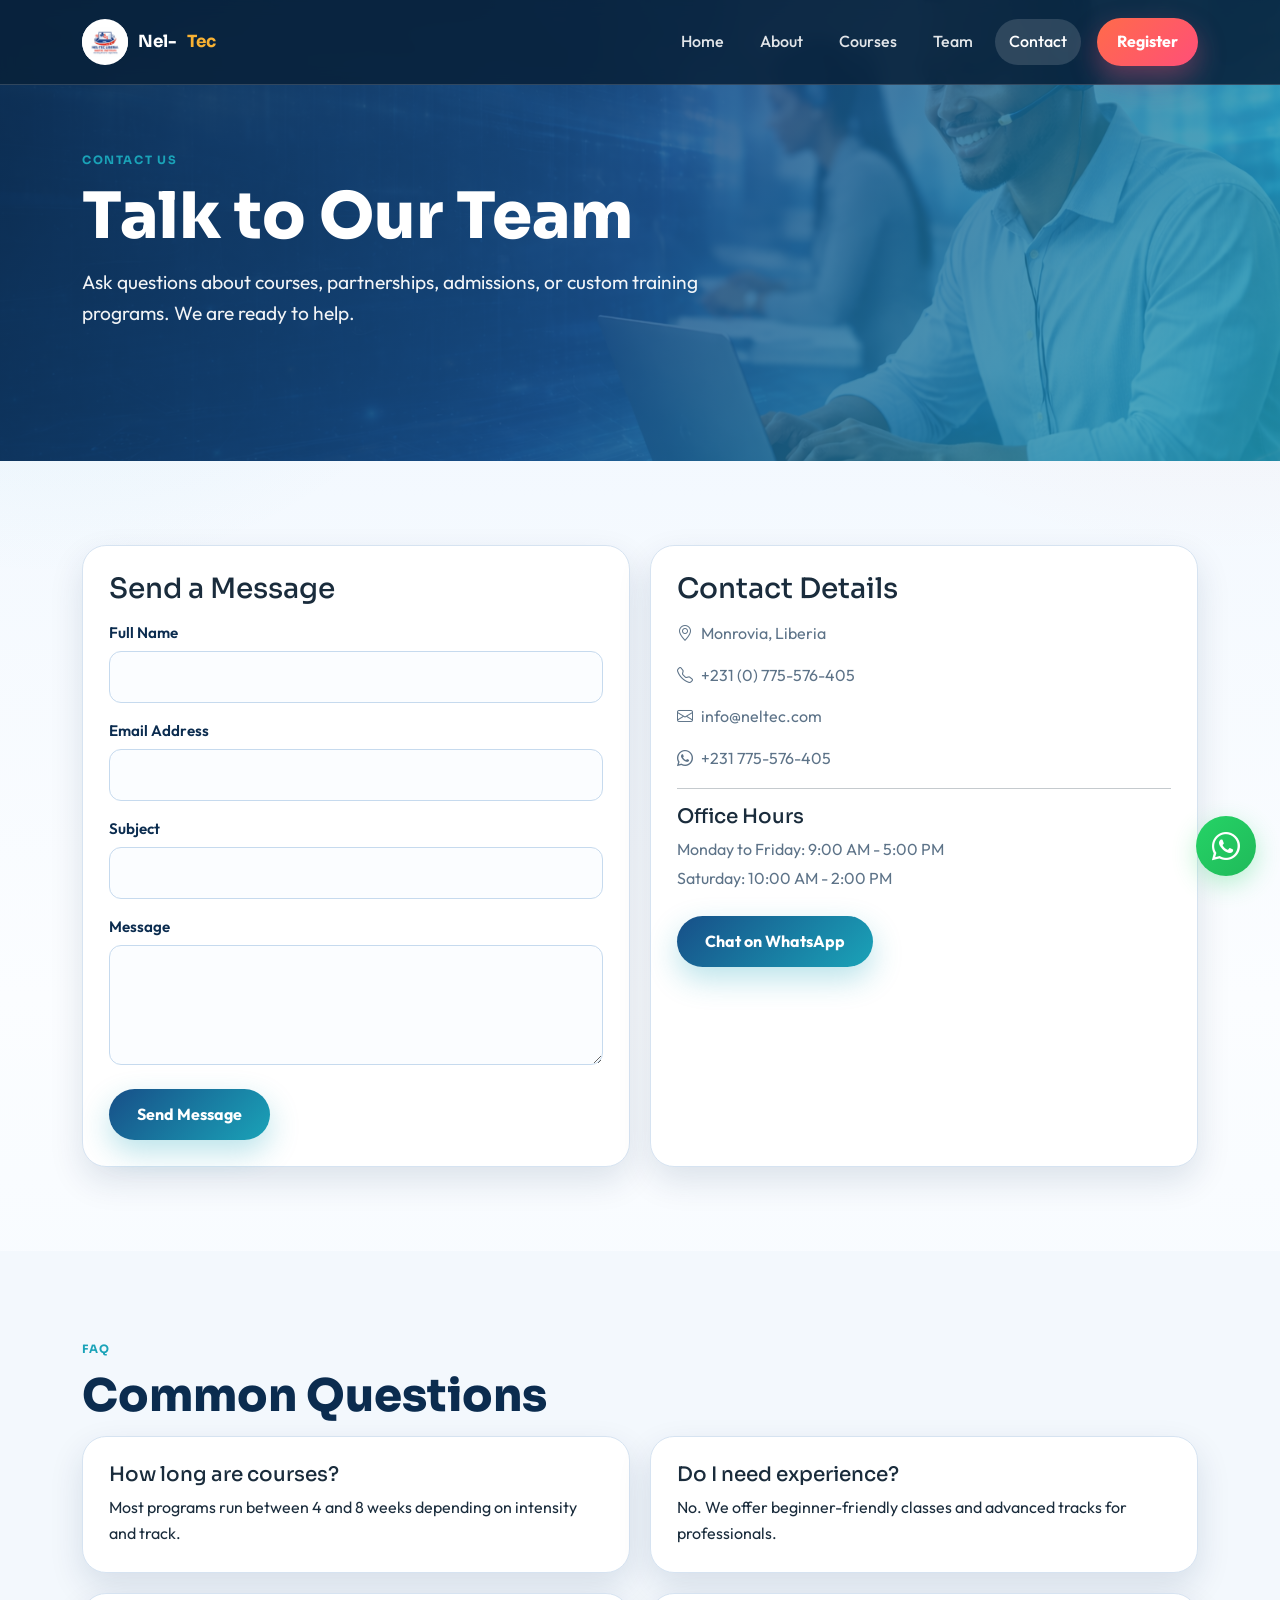
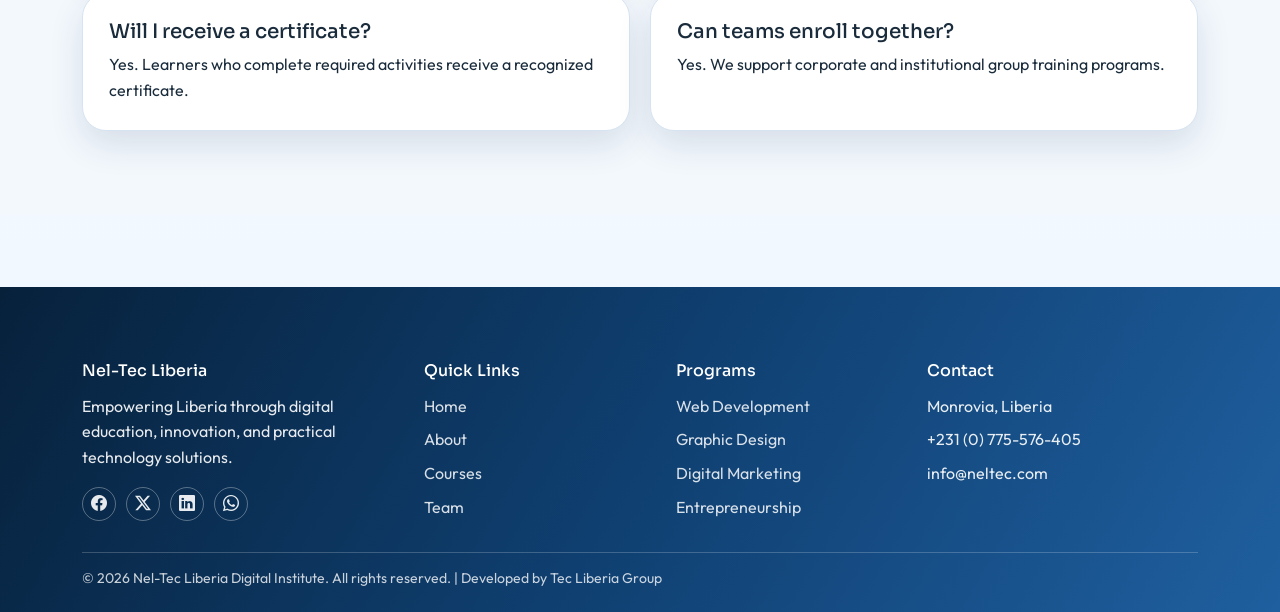
<file: contact.html>
<!DOCTYPE html>
<html lang="en">
<head>
    <meta charset="UTF-8">
    <meta name="viewport" content="width=device-width, initial-scale=1.0">
    <title>Contact Us | Nel-Tec Liberia</title>
    <link rel="icon" type="image/png" href="img/logo.png">
    <link href="https://cdn.jsdelivr.net/npm/bootstrap@5.3.0/dist/css/bootstrap.min.css" rel="stylesheet">
    <link rel="stylesheet" href="https://cdn.jsdelivr.net/npm/bootstrap-icons@1.11.1/font/bootstrap-icons.css">
    <link rel="stylesheet" href="css/style.css">
</head>
<body class="page-shell">
    <nav class="navbar navbar-expand-lg fixed-top main-nav">
        <div class="container">
            <a class="navbar-brand" href="index.html">
                <img src="img/logo.png" alt="Nel-Tec logo">
                Nel-<span class="accent">Tec</span>
            </a>
            <button class="navbar-toggler" type="button" data-bs-toggle="collapse" data-bs-target="#mainNav" aria-controls="mainNav" aria-expanded="false" aria-label="Toggle navigation">
                <span class="navbar-toggler-icon"></span>
            </button>
            <div class="collapse navbar-collapse" id="mainNav">
                <ul class="navbar-nav ms-auto align-items-lg-center">
                    <li class="nav-item"><a class="nav-link" href="index.html">Home</a></li>
                    <li class="nav-item"><a class="nav-link" href="about.html">About</a></li>
                    <li class="nav-item"><a class="nav-link" href="courses.html">Courses</a></li>
                    <li class="nav-item"><a class="nav-link" href="team.html">Team</a></li>
                    <li class="nav-item"><a class="nav-link active" href="contact.html">Contact</a></li>
                    <li class="nav-item ms-lg-2"><a class="btn-nav" href="register.html">Register</a></li>
                </ul>
            </div>
        </div>
    </nav>

    <header class="hero hero-contact">
        <div class="container">
            <div class="reveal">
                <span class="section-kicker">Contact Us</span>
                <h1>Talk to Our Team</h1>
                <p>Ask questions about courses, partnerships, admissions, or custom training programs. We are ready to help.</p>
            </div>
        </div>
    </header>

    <main>
        <section>
            <div class="container">
                <div class="cards-2">
                    <article class="form-card reveal">
                        <h3 class="mb-3">Send a Message</h3>
                        <form action="#" method="post">
                            <div class="form-group">
                                <label for="name">Full Name</label>
                                <input type="text" id="name" name="name" required>
                            </div>
                            <div class="form-group">
                                <label for="email">Email Address</label>
                                <input type="email" id="email" name="email" required>
                            </div>
                            <div class="form-group">
                                <label for="subject">Subject</label>
                                <input type="text" id="subject" name="subject" required>
                            </div>
                            <div class="form-group">
                                <label for="message">Message</label>
                                <textarea id="message" name="message" required></textarea>
                            </div>
                            <button class="btn-brand" type="submit">Send Message</button>
                        </form>
                    </article>

                    <article class="form-card reveal d2">
                        <h3 class="mb-3">Contact Details</h3>
                        <div class="d-flex flex-column gap-3 text-muted">
                            <div><i class="bi bi-geo-alt me-2"></i>Monrovia, Liberia</div>
                            <div><i class="bi bi-telephone me-2"></i>+231 (0) 775-576-405</div>
                            <div><i class="bi bi-envelope me-2"></i>info@neltec.com</div>
                            <div><i class="bi bi-whatsapp me-2"></i>+231 775-576-405</div>
                        </div>
                        <hr>
                        <h5>Office Hours</h5>
                        <p class="mb-1 text-muted">Monday to Friday: 9:00 AM - 5:00 PM</p>
                        <p class="mb-0 text-muted">Saturday: 10:00 AM - 2:00 PM</p>
                        <div class="mt-4">
                            <a class="btn-brand" href="https://wa.me/231775576405" target="_blank" rel="noopener">Chat on WhatsApp</a>
                        </div>
                    </article>
                </div>
            </div>
        </section>

        <section class="bg-soft">
            <div class="container">
                <span class="section-kicker">FAQ</span>
                <h2 class="section-title">Common Questions</h2>
                <div class="cards-2">
                    <article class="info-card reveal"><h5>How long are courses?</h5><p class="mb-0">Most programs run between 4 and 8 weeks depending on intensity and track.</p></article>
                    <article class="info-card reveal d2"><h5>Do I need experience?</h5><p class="mb-0">No. We offer beginner-friendly classes and advanced tracks for professionals.</p></article>
                    <article class="info-card reveal d3"><h5>Will I receive a certificate?</h5><p class="mb-0">Yes. Learners who complete required activities receive a recognized certificate.</p></article>
                    <article class="info-card reveal d4"><h5>Can teams enroll together?</h5><p class="mb-0">Yes. We support corporate and institutional group training programs.</p></article>
                </div>
            </div>
        </section>
    </main>

    <footer class="site-footer">
        <div class="container">
            <div class="footer-grid">
                <div>
                    <h4>Nel-Tec Liberia</h4>
                    <p>Empowering Liberia through digital education, innovation, and practical technology solutions.</p>
                    <div class="footer-social">
                        <a href="https://facebook.com" target="_blank" rel="noopener"><i class="bi bi-facebook"></i></a>
                        <a href="https://twitter.com" target="_blank" rel="noopener"><i class="bi bi-twitter-x"></i></a>
                        <a href="https://linkedin.com" target="_blank" rel="noopener"><i class="bi bi-linkedin"></i></a>
                        <a href="https://wa.me/231775576405" target="_blank" rel="noopener"><i class="bi bi-whatsapp"></i></a>
                    </div>
                </div>
                <div>
                    <h4>Quick Links</h4>
                    <ul class="footer-links">
                        <li><a href="index.html">Home</a></li>
                        <li><a href="about.html">About</a></li>
                        <li><a href="courses.html">Courses</a></li>
                        <li><a href="team.html">Team</a></li>
                    </ul>
                </div>
                <div>
                    <h4>Programs</h4>
                    <ul class="footer-links">
                        <li><a href="courses.html">Web Development</a></li>
                        <li><a href="courses.html">Graphic Design</a></li>
                        <li><a href="courses.html">Digital Marketing</a></li>
                        <li><a href="courses.html">Entrepreneurship</a></li>
                    </ul>
                </div>
                <div>
                    <h4>Contact</h4>
                    <ul class="footer-links">
                        <li>Monrovia, Liberia</li>
                        <li>+231 (0) 775-576-405</li>
                        <li>info@neltec.com</li>
                    </ul>
                </div>
            </div>
            <div class="footer-bottom">&copy; 2026 Nel-Tec Liberia Digital Institute. All rights reserved. | Developed by <a href="https://tecliberia.com" target="_blank" rel="noopener">Tec Liberia Group</a></div>
        </div>
    </footer>

    <script src="https://cdn.jsdelivr.net/npm/bootstrap@5.3.0/dist/js/bootstrap.bundle.min.js"></script>
    
    <a href="https://wa.me/775576405?text=Hello%20Nel-Tec" target="_blank" rel="noopener" class="whatsapp-float" title="Chat on WhatsApp">
        <i class="bi bi-whatsapp"></i>
    </a>
</body>
</html>
</file>
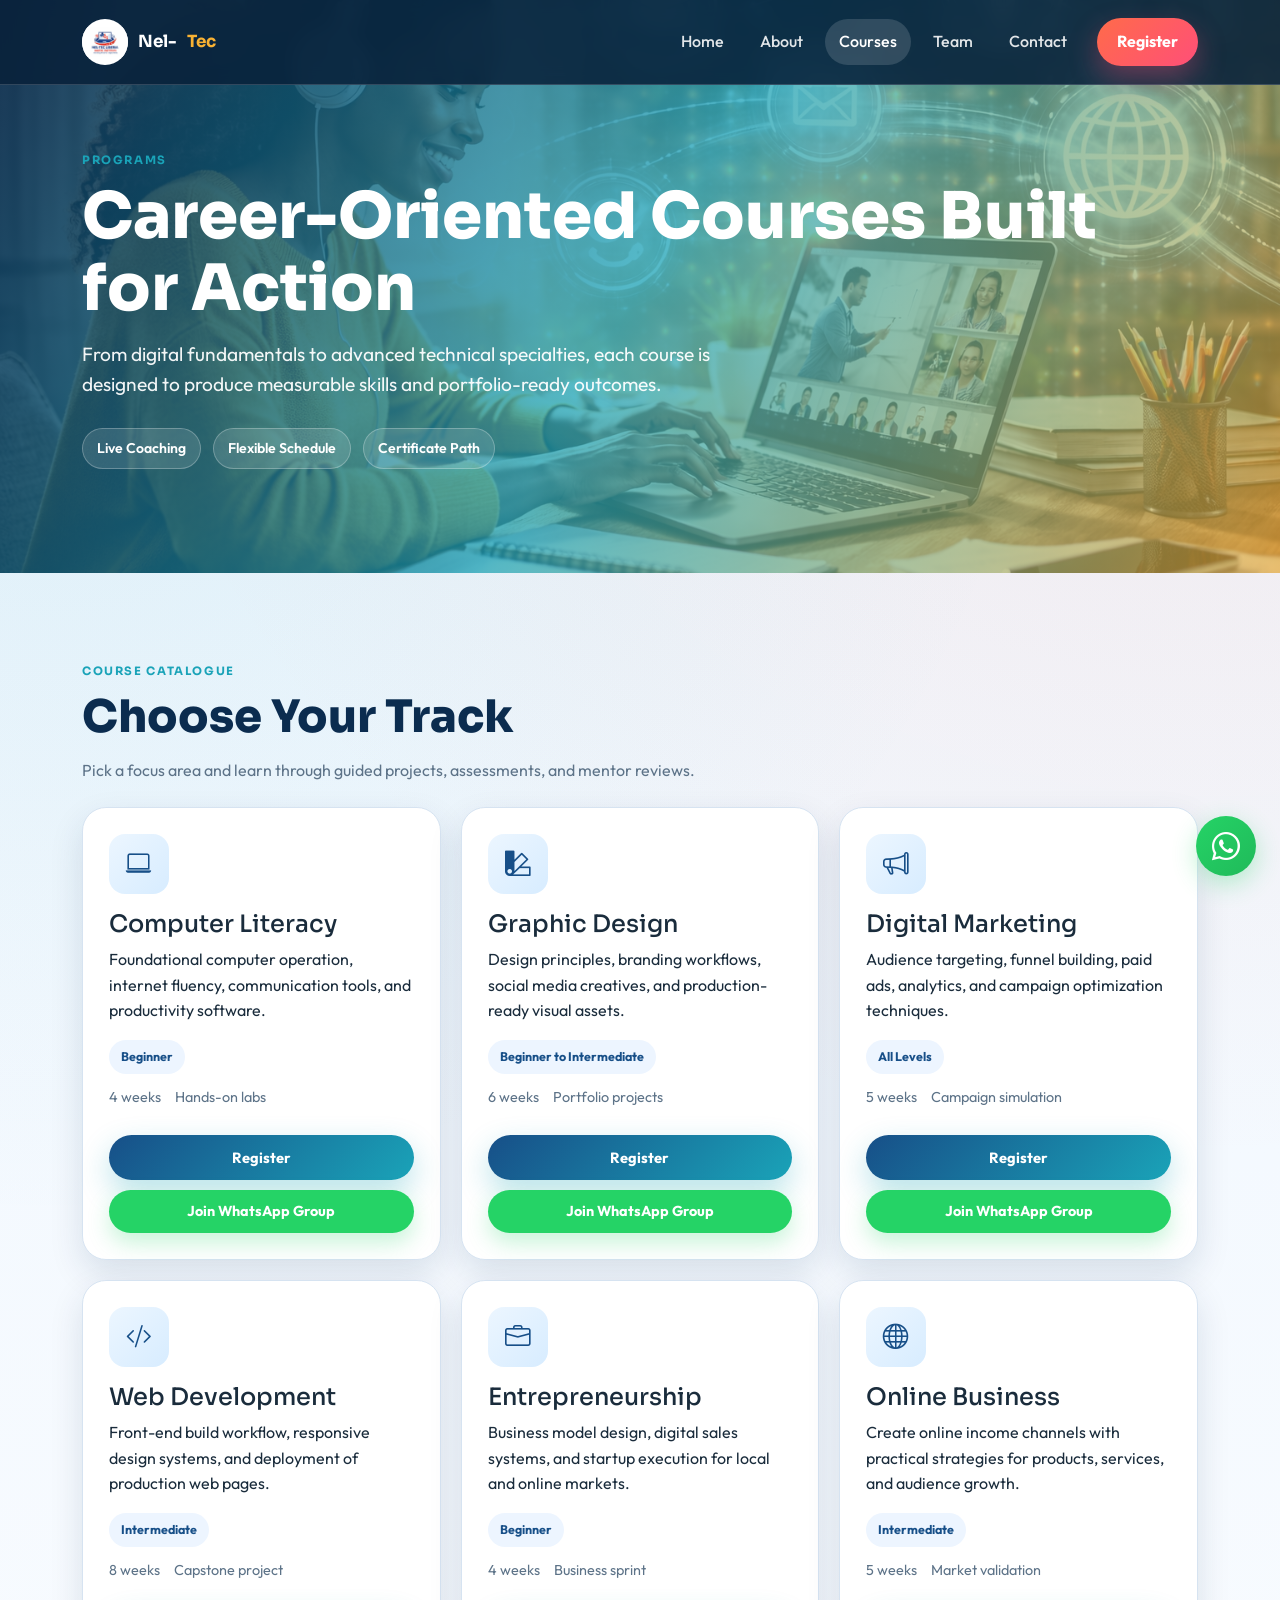
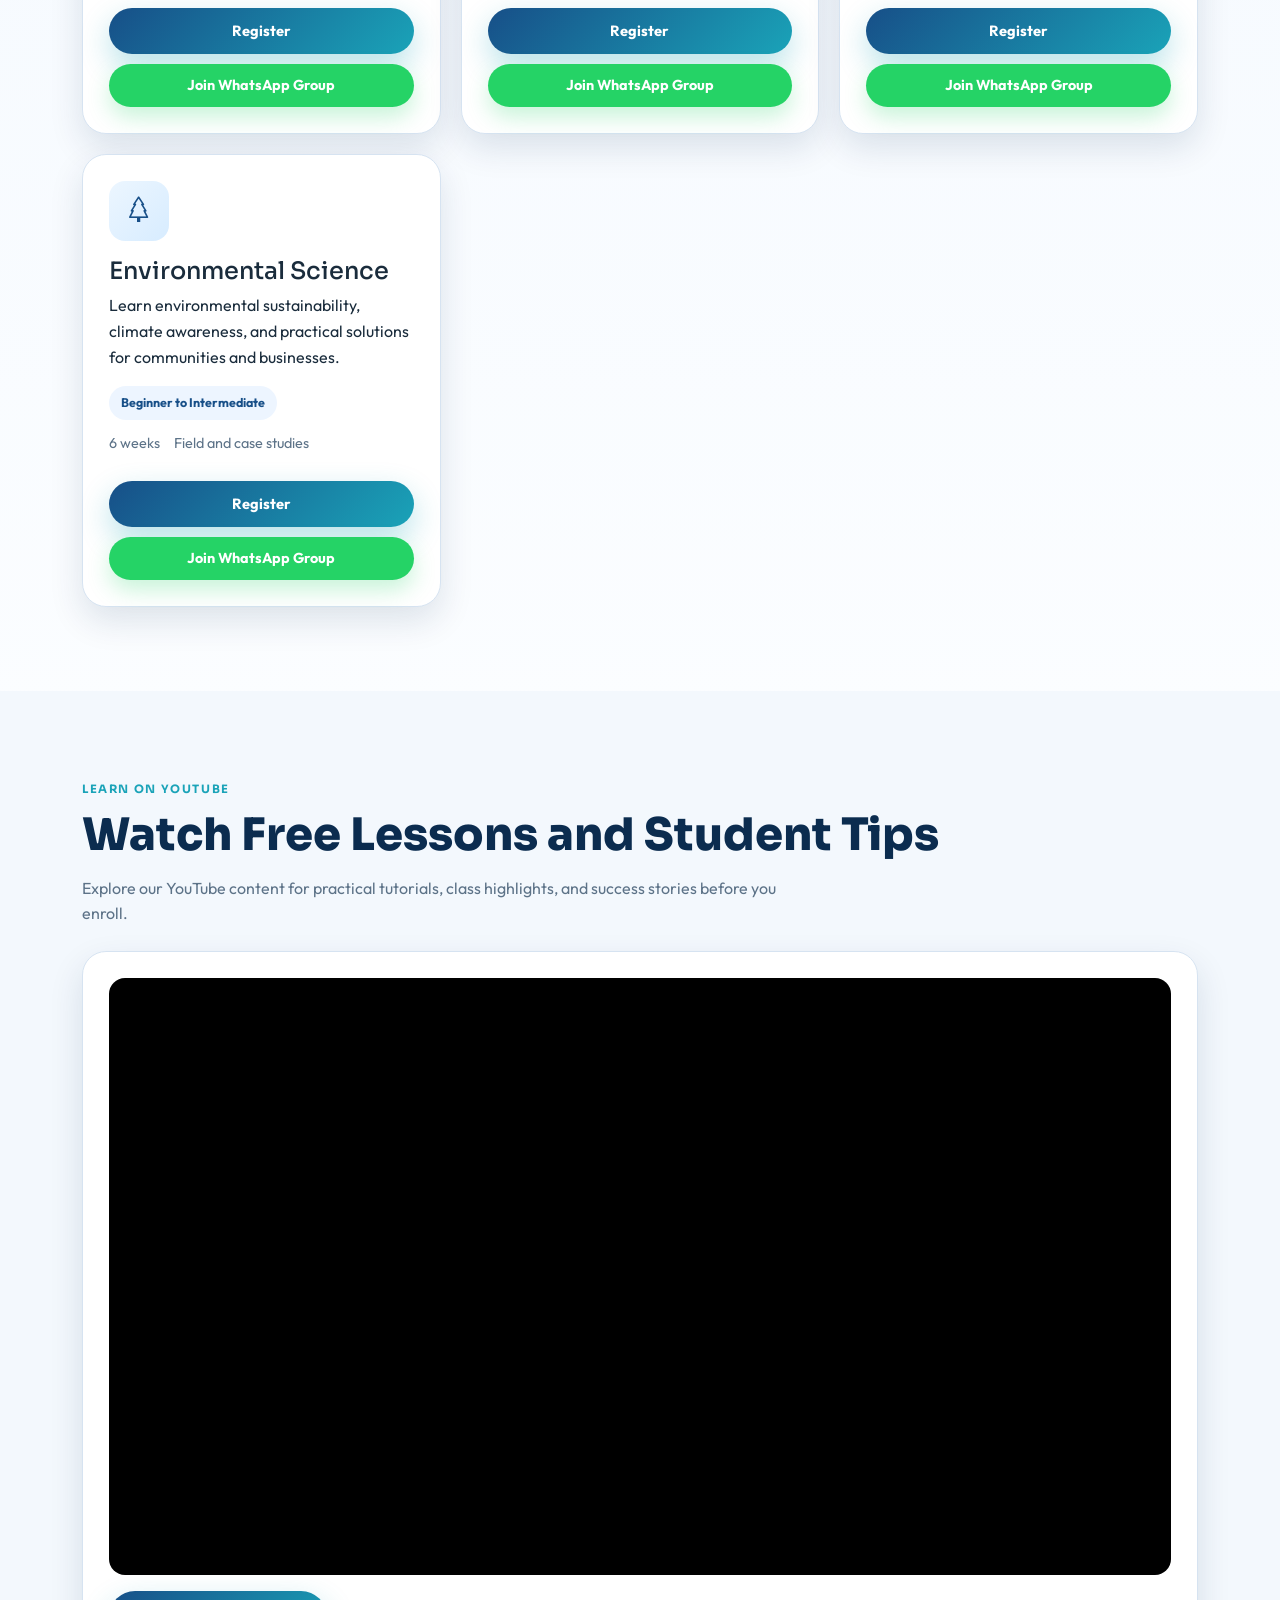
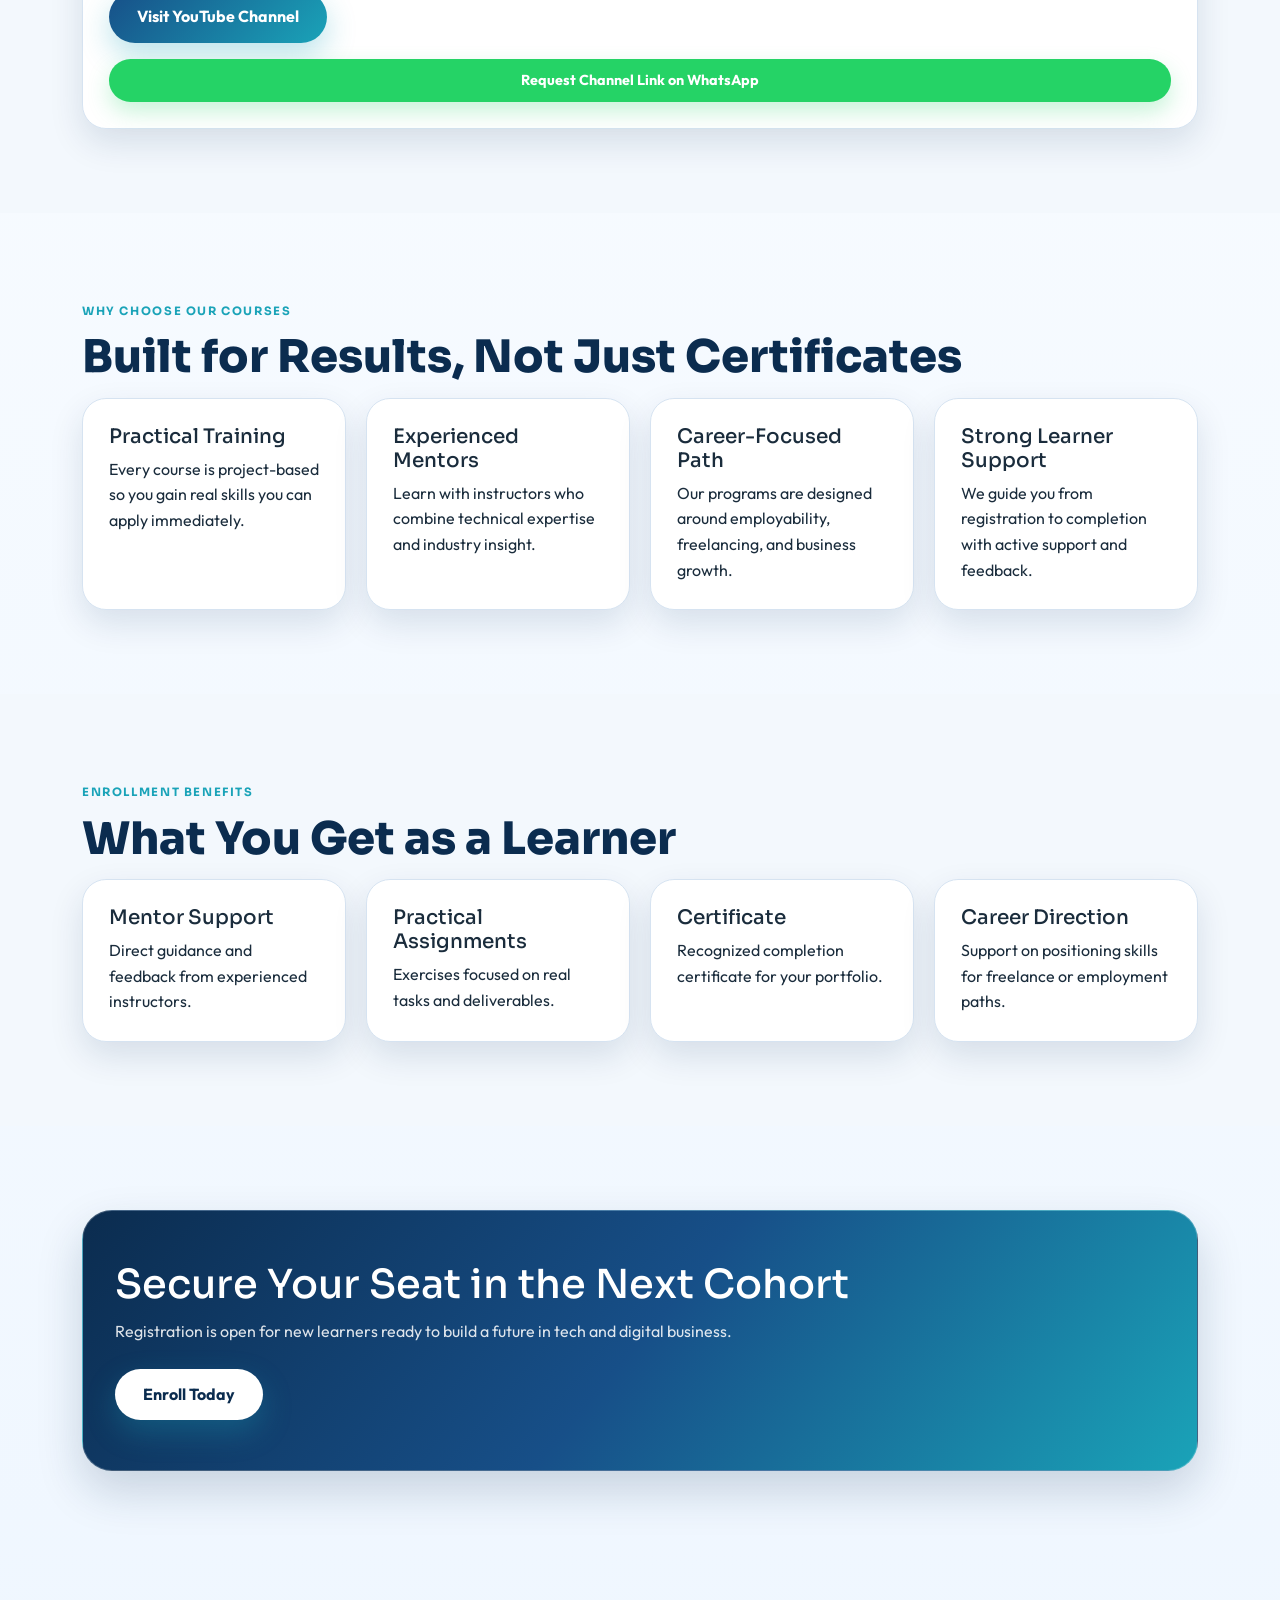
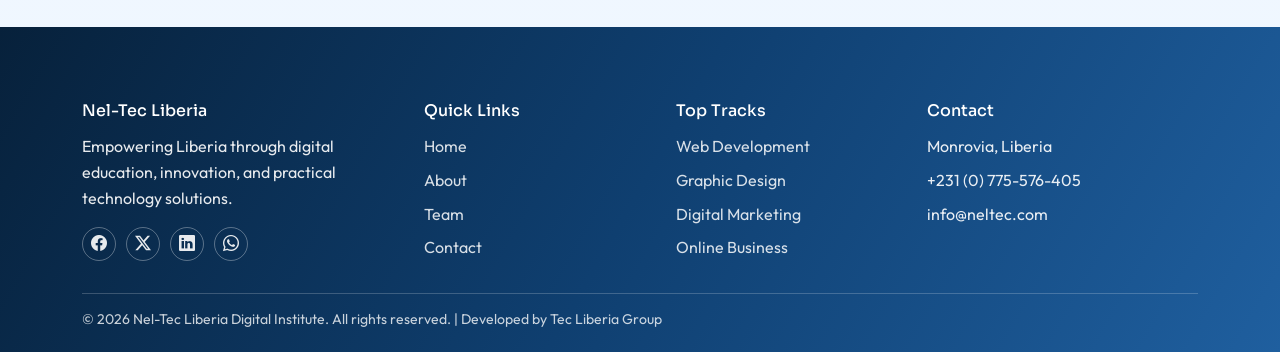
<file: courses.html>
<!DOCTYPE html>
<html lang="en">
<head>
    <meta charset="UTF-8">
    <meta name="viewport" content="width=device-width, initial-scale=1.0">
    <title>Courses | Nel-Tec Liberia</title>
    <link rel="icon" type="image/png" href="img/logo.png">
    <link href="https://cdn.jsdelivr.net/npm/bootstrap@5.3.0/dist/css/bootstrap.min.css" rel="stylesheet">
    <link rel="stylesheet" href="https://cdn.jsdelivr.net/npm/bootstrap-icons@1.11.1/font/bootstrap-icons.css">
    <link rel="stylesheet" href="css/style.css">
</head>
<body class="page-shell">
    <nav class="navbar navbar-expand-lg fixed-top main-nav">
        <div class="container">
            <a class="navbar-brand" href="index.html">
                <img src="img/logo.png" alt="Nel-Tec logo">
                Nel-<span class="accent">Tec</span>
            </a>
            <button class="navbar-toggler" type="button" data-bs-toggle="collapse" data-bs-target="#mainNav" aria-controls="mainNav" aria-expanded="false" aria-label="Toggle navigation">
                <span class="navbar-toggler-icon"></span>
            </button>
            <div class="collapse navbar-collapse" id="mainNav">
                <ul class="navbar-nav ms-auto align-items-lg-center">
                    <li class="nav-item"><a class="nav-link" href="index.html">Home</a></li>
                    <li class="nav-item"><a class="nav-link" href="about.html">About</a></li>
                    <li class="nav-item"><a class="nav-link active" href="courses.html">Courses</a></li>
                    <li class="nav-item"><a class="nav-link" href="team.html">Team</a></li>
                    <li class="nav-item"><a class="nav-link" href="contact.html">Contact</a></li>
                    <li class="nav-item ms-lg-2"><a class="btn-nav" href="register.html">Register</a></li>
                </ul>
            </div>
        </div>
    </nav>

    <header class="hero hero-courses">
        <div class="container">
            <div class="reveal">
                <span class="section-kicker">Programs</span>
                <h1>Career-Oriented Courses Built for Action</h1>
                <p>From digital fundamentals to advanced technical specialties, each course is designed to produce measurable skills and portfolio-ready outcomes.</p>
                <div class="hero-chips">
                    <span class="hero-chip">Live Coaching</span>
                    <span class="hero-chip">Flexible Schedule</span>
                    <span class="hero-chip">Certificate Path</span>
                </div>
            </div>
        </div>
    </header>

    <main>
        <section>
            <div class="container">
                <span class="section-kicker">Course Catalogue</span>
                <h2 class="section-title">Choose Your Track</h2>
                <p class="section-lead mb-4">Pick a focus area and learn through guided projects, assessments, and mentor reviews.</p>

                <div class="cards-3">
                    <article class="course-card reveal">
                        <div class="icon-bubble"><i class="bi bi-laptop"></i></div>
                        <h4>Computer Literacy</h4>
                        <p>Foundational computer operation, internet fluency, communication tools, and productivity software.</p>
                        <span class="badge-level">Beginner</span>
                        <div class="course-meta"><span>4 weeks</span><span>Hands-on labs</span></div>
                        <div class="card-actions">
                            <a class="btn-brand btn-card" href="register.html">Register</a>
                            <a class="btn-whatsapp" href="https://wa.me/231775576405?text=Hello%20Nel-Tec%2C%20I%20want%20to%20join%20the%20Computer%20Literacy%20group." target="_blank" rel="noopener">Join WhatsApp Group</a>
                        </div>
                    </article>
                    <article class="course-card reveal d2">
                        <div class="icon-bubble"><i class="bi bi-palette2"></i></div>
                        <h4>Graphic Design</h4>
                        <p>Design principles, branding workflows, social media creatives, and production-ready visual assets.</p>
                        <span class="badge-level">Beginner to Intermediate</span>
                        <div class="course-meta"><span>6 weeks</span><span>Portfolio projects</span></div>
                        <div class="card-actions">
                            <a class="btn-brand btn-card" href="register.html">Register</a>
                            <a class="btn-whatsapp" href="https://wa.me/231775576405?text=Hello%20Nel-Tec%2C%20I%20want%20to%20join%20the%20Graphic%20Design%20group." target="_blank" rel="noopener">Join WhatsApp Group</a>
                        </div>
                    </article>
                    <article class="course-card reveal d3">
                        <div class="icon-bubble"><i class="bi bi-megaphone"></i></div>
                        <h4>Digital Marketing</h4>
                        <p>Audience targeting, funnel building, paid ads, analytics, and campaign optimization techniques.</p>
                        <span class="badge-level">All Levels</span>
                        <div class="course-meta"><span>5 weeks</span><span>Campaign simulation</span></div>
                        <div class="card-actions">
                            <a class="btn-brand btn-card" href="register.html">Register</a>
                            <a class="btn-whatsapp" href="https://wa.me/231775576405?text=Hello%20Nel-Tec%2C%20I%20want%20to%20join%20the%20Digital%20Marketing%20group." target="_blank" rel="noopener">Join WhatsApp Group</a>
                        </div>
                    </article>
                    <article class="course-card reveal">
                        <div class="icon-bubble"><i class="bi bi-code-slash"></i></div>
                        <h4>Web Development</h4>
                        <p>Front-end build workflow, responsive design systems, and deployment of production web pages.</p>
                        <span class="badge-level">Intermediate</span>
                        <div class="course-meta"><span>8 weeks</span><span>Capstone project</span></div>
                        <div class="card-actions">
                            <a class="btn-brand btn-card" href="register.html">Register</a>
                            <a class="btn-whatsapp" href="https://wa.me/231775576405?text=Hello%20Nel-Tec%2C%20I%20want%20to%20join%20the%20Web%20Development%20group." target="_blank" rel="noopener">Join WhatsApp Group</a>
                        </div>
                    </article>
                    <article class="course-card reveal d2">
                        <div class="icon-bubble"><i class="bi bi-briefcase"></i></div>
                        <h4>Entrepreneurship</h4>
                        <p>Business model design, digital sales systems, and startup execution for local and online markets.</p>
                        <span class="badge-level">Beginner</span>
                        <div class="course-meta"><span>4 weeks</span><span>Business sprint</span></div>
                        <div class="card-actions">
                            <a class="btn-brand btn-card" href="register.html">Register</a>
                            <a class="btn-whatsapp" href="https://wa.me/231775576405?text=Hello%20Nel-Tec%2C%20I%20want%20to%20join%20the%20Entrepreneurship%20group." target="_blank" rel="noopener">Join WhatsApp Group</a>
                        </div>
                    </article>
                    <article class="course-card reveal d3">
                        <div class="icon-bubble"><i class="bi bi-globe"></i></div>
                        <h4>Online Business</h4>
                        <p>Create online income channels with practical strategies for products, services, and audience growth.</p>
                        <span class="badge-level">Intermediate</span>
                        <div class="course-meta"><span>5 weeks</span><span>Market validation</span></div>
                        <div class="card-actions">
                            <a class="btn-brand btn-card" href="register.html">Register</a>
                            <a class="btn-whatsapp" href="https://wa.me/231775576405?text=Hello%20Nel-Tec%2C%20I%20want%20to%20join%20the%20Online%20Business%20group." target="_blank" rel="noopener">Join WhatsApp Group</a>
                        </div>
                    </article>
                    <article class="course-card reveal">
                        <div class="icon-bubble"><i class="bi bi-tree"></i></div>
                        <h4>Environmental Science</h4>
                        <p>Learn environmental sustainability, climate awareness, and practical solutions for communities and businesses.</p>
                        <span class="badge-level">Beginner to Intermediate</span>
                        <div class="course-meta"><span>6 weeks</span><span>Field and case studies</span></div>
                        <div class="card-actions">
                            <a class="btn-brand btn-card" href="register.html">Register</a>
                            <a class="btn-whatsapp" href="https://wa.me/231775576405?text=Hello%20Nel-Tec%2C%20I%20want%20to%20join%20the%20Environmental%20Science%20group." target="_blank" rel="noopener">Join WhatsApp Group</a>
                        </div>
                    </article>
                </div>
            </div>
        </section>

        <section class="bg-soft">
            <div class="container">
                <span class="section-kicker">Learn on YouTube</span>
                <h2 class="section-title">Watch Free Lessons and Student Tips</h2>
                <p class="section-lead mb-4">Explore our YouTube content for practical tutorials, class highlights, and success stories before you enroll.</p>

                <div class="form-card reveal">
                    <div class="youtube-embed">
                        <iframe src="https://www.youtube.com/embed/jxMh_3ooFyM?si=h3R6blQwHevQdqH6" title="Nel-Tec YouTube Preview" allow="accelerometer; autoplay; clipboard-write; encrypted-media; gyroscope; picture-in-picture; web-share" referrerpolicy="strict-origin-when-cross-origin" allowfullscreen></iframe>
                    </div>
                    <div class="mt-3 d-flex flex-wrap gap-3">
                        <a class="btn-brand" href="https://www.youtube.com/" target="_blank" rel="noopener">Visit YouTube Channel</a>
                        <a class="btn-whatsapp" href="https://wa.me/231775576405?text=Hello%20Nel-Tec%2C%20please%20share%20the%20YouTube%20channel%20link." target="_blank" rel="noopener">Request Channel Link on WhatsApp</a>
                    </div>
                </div>
            </div>
        </section>

        <section>
            <div class="container">
                <span class="section-kicker">Why Choose Our Courses</span>
                <h2 class="section-title">Built for Results, Not Just Certificates</h2>
                <div class="cards-4">
                    <article class="value-card reveal">
                        <h5>Practical Training</h5>
                        <p class="mb-0">Every course is project-based so you gain real skills you can apply immediately.</p>
                    </article>
                    <article class="value-card reveal d2">
                        <h5>Experienced Mentors</h5>
                        <p class="mb-0">Learn with instructors who combine technical expertise and industry insight.</p>
                    </article>
                    <article class="value-card reveal d3">
                        <h5>Career-Focused Path</h5>
                        <p class="mb-0">Our programs are designed around employability, freelancing, and business growth.</p>
                    </article>
                    <article class="value-card reveal d4">
                        <h5>Strong Learner Support</h5>
                        <p class="mb-0">We guide you from registration to completion with active support and feedback.</p>
                    </article>
                </div>
            </div>
        </section>

        <section class="bg-soft">
            <div class="container">
                <span class="section-kicker">Enrollment Benefits</span>
                <h2 class="section-title">What You Get as a Learner</h2>
                <div class="cards-4">
                    <article class="value-card reveal"><h5>Mentor Support</h5><p class="mb-0">Direct guidance and feedback from experienced instructors.</p></article>
                    <article class="value-card reveal d2"><h5>Practical Assignments</h5><p class="mb-0">Exercises focused on real tasks and deliverables.</p></article>
                    <article class="value-card reveal d3"><h5>Certificate</h5><p class="mb-0">Recognized completion certificate for your portfolio.</p></article>
                    <article class="value-card reveal d4"><h5>Career Direction</h5><p class="mb-0">Support on positioning skills for freelance or employment paths.</p></article>
                </div>
            </div>
        </section>

        <section>
            <div class="container">
                <div class="cta-band reveal">
                    <h2>Secure Your Seat in the Next Cohort</h2>
                    <p>Registration is open for new learners ready to build a future in tech and digital business.</p>
                    <a class="btn-brand alt" href="register.html">Enroll Today</a>
                </div>
            </div>
        </section>
    </main>

    <footer class="site-footer">
        <div class="container">
            <div class="footer-grid">
                <div>
                    <h4>Nel-Tec Liberia</h4>
                    <p>Empowering Liberia through digital education, innovation, and practical technology solutions.</p>
                    <div class="footer-social">
                        <a href="https://facebook.com" target="_blank" rel="noopener"><i class="bi bi-facebook"></i></a>
                        <a href="https://twitter.com" target="_blank" rel="noopener"><i class="bi bi-twitter-x"></i></a>
                        <a href="https://linkedin.com" target="_blank" rel="noopener"><i class="bi bi-linkedin"></i></a>
                        <a href="https://wa.me/231880369397" target="_blank" rel="noopener"><i class="bi bi-whatsapp"></i></a>
                    </div>
                </div>
                <div>
                    <h4>Quick Links</h4>
                    <ul class="footer-links">
                        <li><a href="index.html">Home</a></li>
                        <li><a href="about.html">About</a></li>
                        <li><a href="team.html">Team</a></li>
                        <li><a href="contact.html">Contact</a></li>
                    </ul>
                </div>
                <div>
                    <h4>Top Tracks</h4>
                    <ul class="footer-links">
                        <li><a href="register.html">Web Development</a></li>
                        <li><a href="register.html">Graphic Design</a></li>
                        <li><a href="register.html">Digital Marketing</a></li>
                        <li><a href="register.html">Online Business</a></li>
                    </ul>
                </div>
                <div>
                    <h4>Contact</h4>
                    <ul class="footer-links">
                        <li>Monrovia, Liberia</li>
                        <li>+231 (0) 775-576-405</li>
                        <li>info@neltec.com</li>
                    </ul>
                </div>
            </div>
            <div class="footer-bottom">&copy; 2026 Nel-Tec Liberia Digital Institute. All rights reserved. | Developed by <a href="https://tecliberia.com" target="_blank" rel="noopener">Tec Liberia Group</a></div>
        </div>
    </footer>

    <script src="https://cdn.jsdelivr.net/npm/bootstrap@5.3.0/dist/js/bootstrap.bundle.min.js"></script>
    
    <a href="https://wa.me/231775576405?text=Hello%20Nel-Tec" target="_blank" rel="noopener" class="whatsapp-float" title="Chat on WhatsApp">
        <i class="bi bi-whatsapp"></i>
    </a>
</body>
</html>
</file>
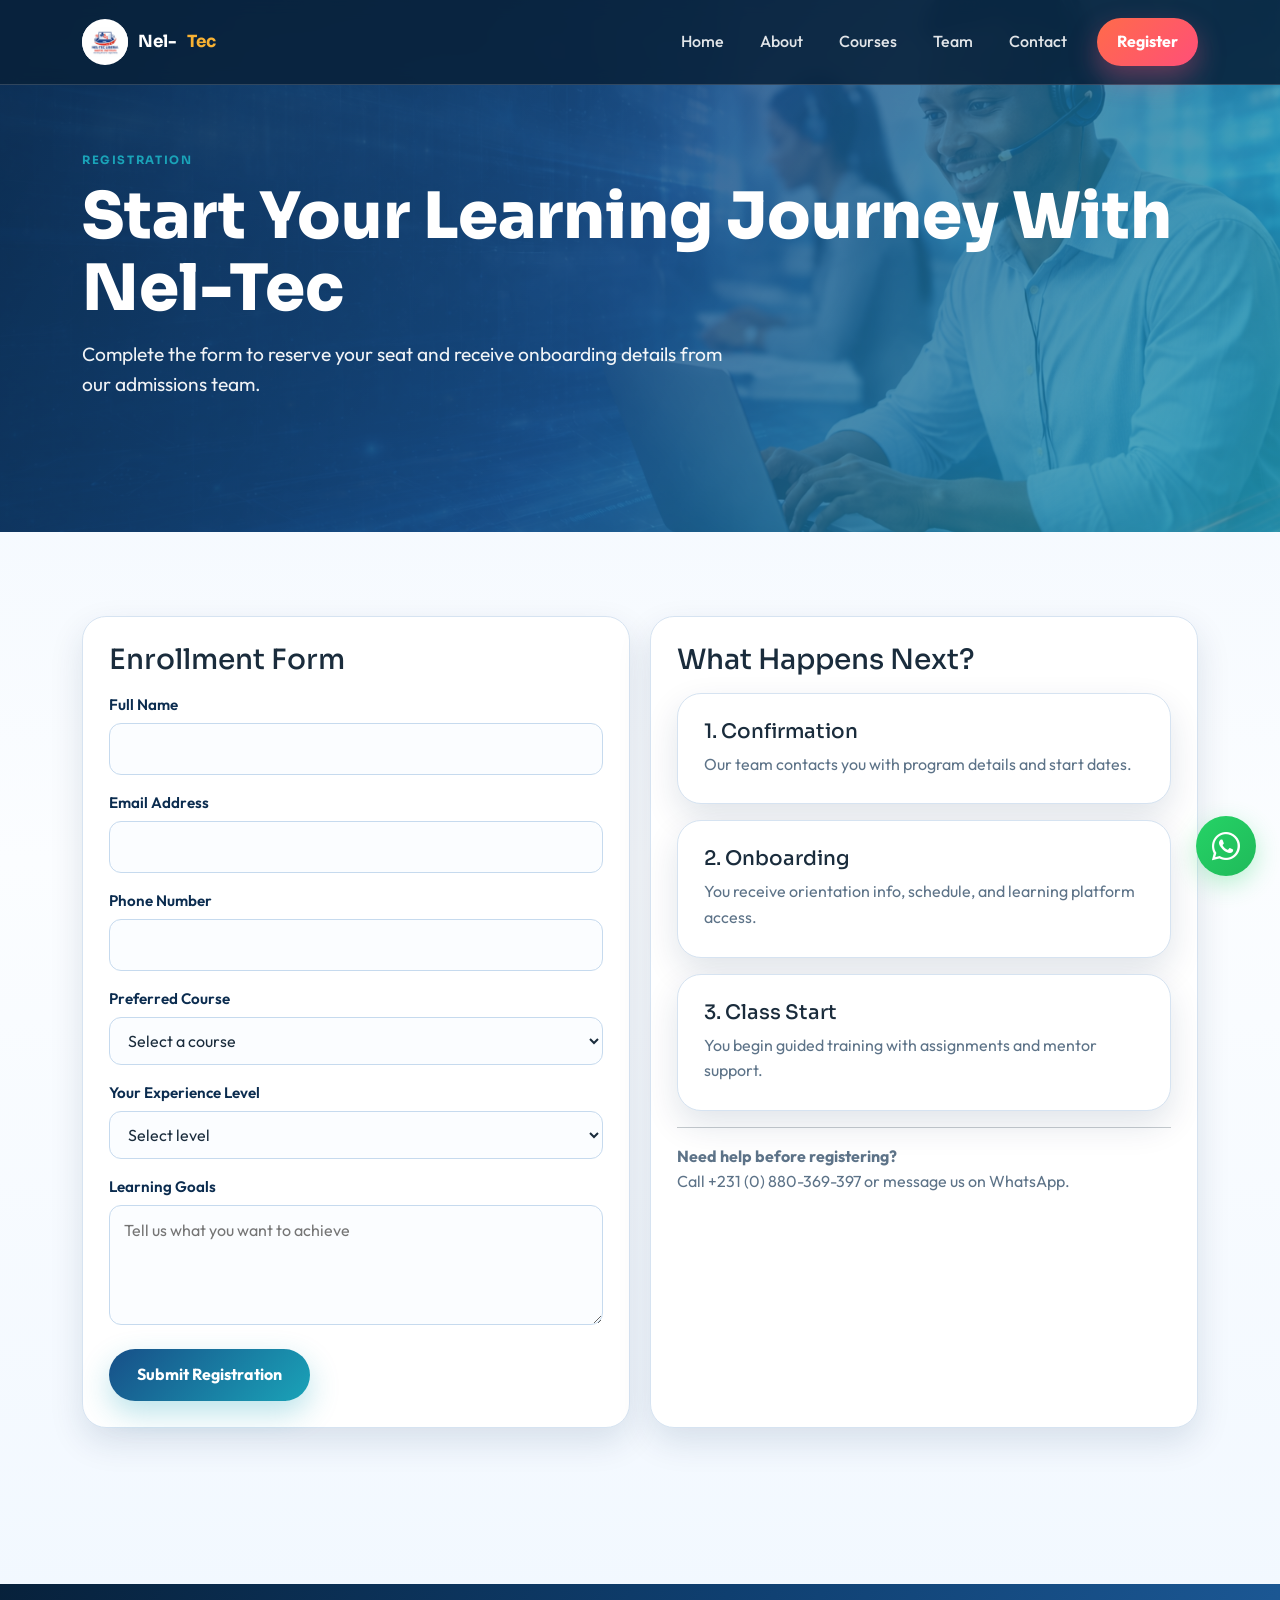
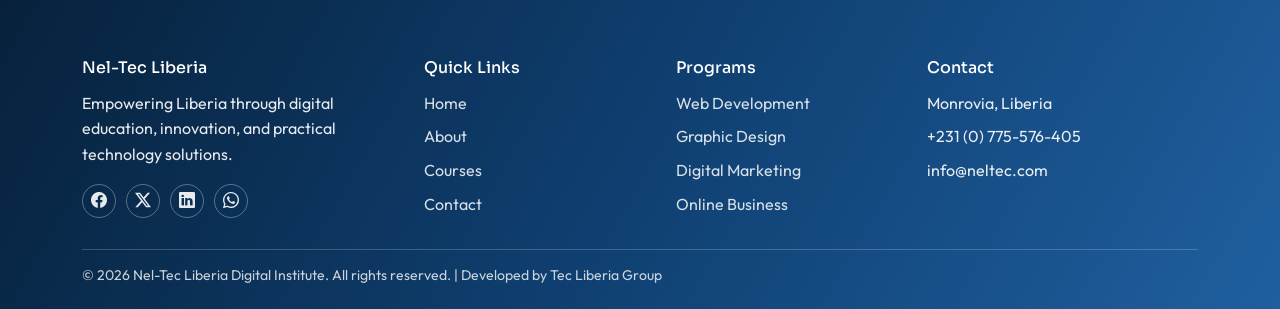
<file: register.html>
<!DOCTYPE html>
<html lang="en">
<head>
    <meta charset="UTF-8">
    <meta name="viewport" content="width=device-width, initial-scale=1.0">
    <title>Register | Nel-Tec Liberia</title>
    <link rel="icon" type="image/png" href="img/logo.png">
    <link href="https://cdn.jsdelivr.net/npm/bootstrap@5.3.0/dist/css/bootstrap.min.css" rel="stylesheet">
    <link rel="stylesheet" href="https://cdn.jsdelivr.net/npm/bootstrap-icons@1.11.1/font/bootstrap-icons.css">
    <link rel="stylesheet" href="css/style.css">
</head>
<body class="page-shell">
    <nav class="navbar navbar-expand-lg fixed-top main-nav">
        <div class="container">
            <a class="navbar-brand" href="index.html">
                <img src="img/logo.png" alt="Nel-Tec logo">
                Nel-<span class="accent">Tec</span>
            </a>
            <button class="navbar-toggler" type="button" data-bs-toggle="collapse" data-bs-target="#mainNav" aria-controls="mainNav" aria-expanded="false" aria-label="Toggle navigation">
                <span class="navbar-toggler-icon"></span>
            </button>
            <div class="collapse navbar-collapse" id="mainNav">
                <ul class="navbar-nav ms-auto align-items-lg-center">
                    <li class="nav-item"><a class="nav-link" href="index.html">Home</a></li>
                    <li class="nav-item"><a class="nav-link" href="about.html">About</a></li>
                    <li class="nav-item"><a class="nav-link" href="courses.html">Courses</a></li>
                    <li class="nav-item"><a class="nav-link" href="team.html">Team</a></li>
                    <li class="nav-item"><a class="nav-link" href="contact.html">Contact</a></li>
                    <li class="nav-item ms-lg-2"><a class="btn-nav" href="register.html">Register</a></li>
                </ul>
            </div>
        </div>
    </nav>

    <header class="hero hero-register">
        <div class="container">
            <div class="reveal">
                <span class="section-kicker">Registration</span>
                <h1>Start Your Learning Journey With Nel-Tec</h1>
                <p>Complete the form to reserve your seat and receive onboarding details from our admissions team.</p>
            </div>
        </div>
    </header>

    <main>
        <section>
            <div class="container">
                <div class="cards-2">
                    <article class="form-card reveal">
                        <h3 class="mb-3">Enrollment Form</h3>
                        <form action="#" method="post">
                            <div class="form-group">
                                <label for="fullname">Full Name</label>
                                <input type="text" id="fullname" name="fullname" required>
                            </div>
                            <div class="form-group">
                                <label for="email">Email Address</label>
                                <input type="email" id="email" name="email" required>
                            </div>
                            <div class="form-group">
                                <label for="phone">Phone Number</label>
                                <input type="tel" id="phone" name="phone" required>
                            </div>
                            <div class="form-group">
                                <label for="course">Preferred Course</label>
                                <select id="course" name="course" required>
                                    <option value="">Select a course</option>
                                    <option value="computer-literacy">Computer Literacy</option>
                                    <option value="graphic-design">Graphic Design</option>
                                    <option value="digital-marketing">Digital Marketing</option>
                                    <option value="web-development">Web Development</option>
                                    <option value="networking">Networking</option>
                                    <option value="cyber-security">Cyber security</option>
                                    <option value="database-management">Database Management</option>
                                    <option value="data-analyst-excel-mastery">Data Analyst &amp; Excel mastery</option>
                                    <option value="entrepreneurship">Entrepreneurship</option>
                                    <option value="online-business">Online Business</option>
                                    <option value="environmental-science">Environmental Science</option>
                                </select>
                            </div>
                            <div class="form-group">
                                <label for="experience">Your Experience Level</label>
                                <select id="experience" name="experience" required>
                                    <option value="">Select level</option>
                                    <option value="beginner">Beginner</option>
                                    <option value="intermediate">Intermediate</option>
                                    <option value="advanced">Advanced</option>
                                </select>
                            </div>
                            <div class="form-group">
                                <label for="goals">Learning Goals</label>
                                <textarea id="goals" name="goals" placeholder="Tell us what you want to achieve"></textarea>
                            </div>
                            <button class="btn-brand" type="submit">Submit Registration</button>
                        </form>
                    </article>

                    <article class="form-card reveal d2">
                        <h3 class="mb-3">What Happens Next?</h3>
                        <div class="d-flex flex-column gap-3">
                            <article class="info-card">
                                <h5>1. Confirmation</h5>
                                <p class="mb-0 text-muted">Our team contacts you with program details and start dates.</p>
                            </article>
                            <article class="info-card">
                                <h5>2. Onboarding</h5>
                                <p class="mb-0 text-muted">You receive orientation info, schedule, and learning platform access.</p>
                            </article>
                            <article class="info-card">
                                <h5>3. Class Start</h5>
                                <p class="mb-0 text-muted">You begin guided training with assignments and mentor support.</p>
                            </article>
                        </div>
                        <hr>
                        <p class="text-muted mb-0"><strong>Need help before registering?</strong><br>Call +231 (0) 880-369-397 or message us on WhatsApp.</p>
                    </article>
                </div>
            </div>
        </section>
    </main>

    <footer class="site-footer">
        <div class="container">
            <div class="footer-grid">
                <div>
                    <h4>Nel-Tec Liberia</h4>
                    <p>Empowering Liberia through digital education, innovation, and practical technology solutions.</p>
                    <div class="footer-social">
                        <a href="https://facebook.com" target="_blank" rel="noopener"><i class="bi bi-facebook"></i></a>
                        <a href="https://twitter.com" target="_blank" rel="noopener"><i class="bi bi-twitter-x"></i></a>
                        <a href="https://linkedin.com" target="_blank" rel="noopener"><i class="bi bi-linkedin"></i></a>
                        <a href="https://wa.me/231775576405" target="_blank" rel="noopener"><i class="bi bi-whatsapp"></i></a>
                    </div>
                </div>
                <div>
                    <h4>Quick Links</h4>
                    <ul class="footer-links">
                        <li><a href="index.html">Home</a></li>
                        <li><a href="about.html">About</a></li>
                        <li><a href="courses.html">Courses</a></li>
                        <li><a href="contact.html">Contact</a></li>
                    </ul>
                </div>
                <div>
                    <h4>Programs</h4>
                    <ul class="footer-links">
                        <li><a href="courses.html">Web Development</a></li>
                        <li><a href="courses.html">Graphic Design</a></li>
                        <li><a href="courses.html">Digital Marketing</a></li>
                        <li><a href="courses.html">Online Business</a></li>
                    </ul>
                </div>
                <div>
                    <h4>Contact</h4>
                    <ul class="footer-links">
                        <li>Monrovia, Liberia</li>
                        <li>+231 (0) 775-576-405</li>
                        <li>info@neltec.com</li>
                    </ul>
                </div>
            </div>
            <div class="footer-bottom">&copy; 2026 Nel-Tec Liberia Digital Institute. All rights reserved. | Developed by <a href="https://tecliberia.com" target="_blank" rel="noopener">Tec Liberia Group</a></div>
        </div>
    </footer>

    <script src="https://cdn.jsdelivr.net/npm/bootstrap@5.3.0/dist/js/bootstrap.bundle.min.js"></script>
    
    <a href="https://wa.me/231775576405?text=Hello%20Nel-Tec" target="_blank" rel="noopener" class="whatsapp-float" title="Chat on WhatsApp">
        <i class="bi bi-whatsapp"></i>
    </a>
</body>
</html>
</file>
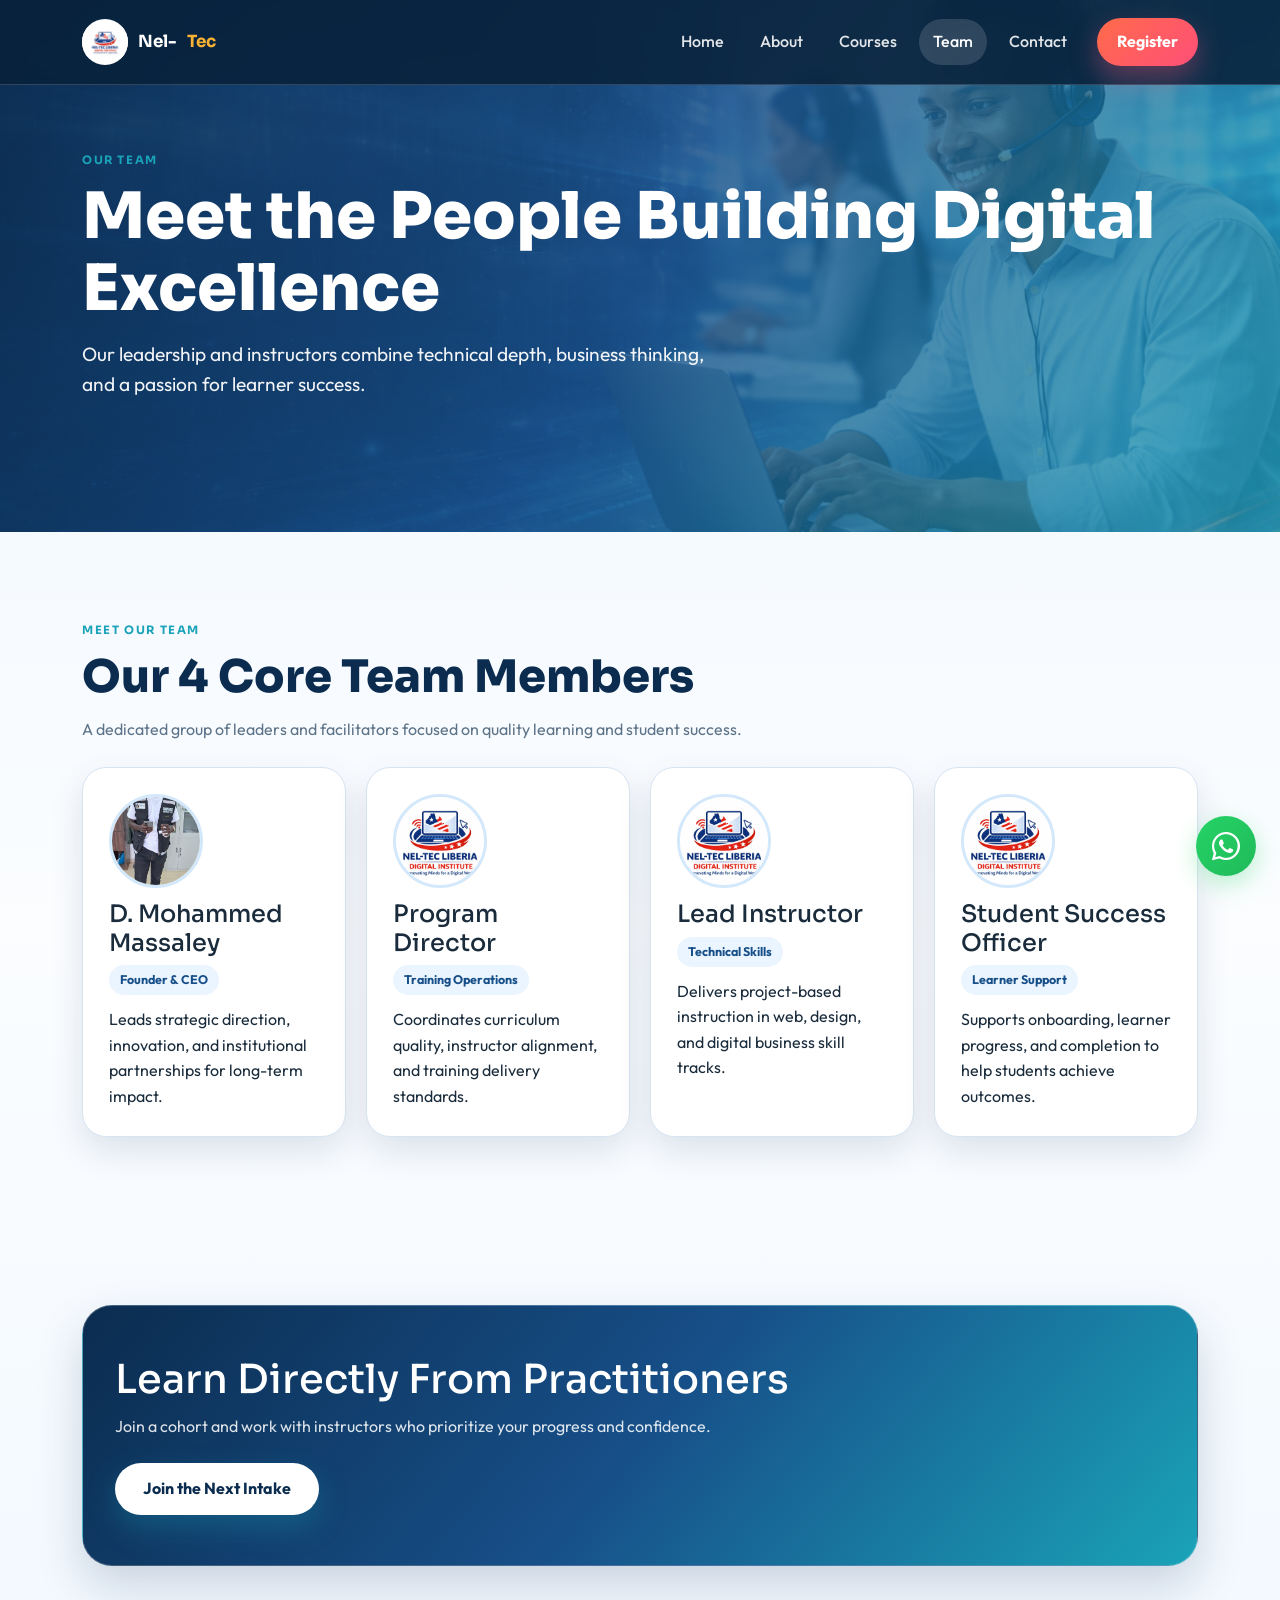
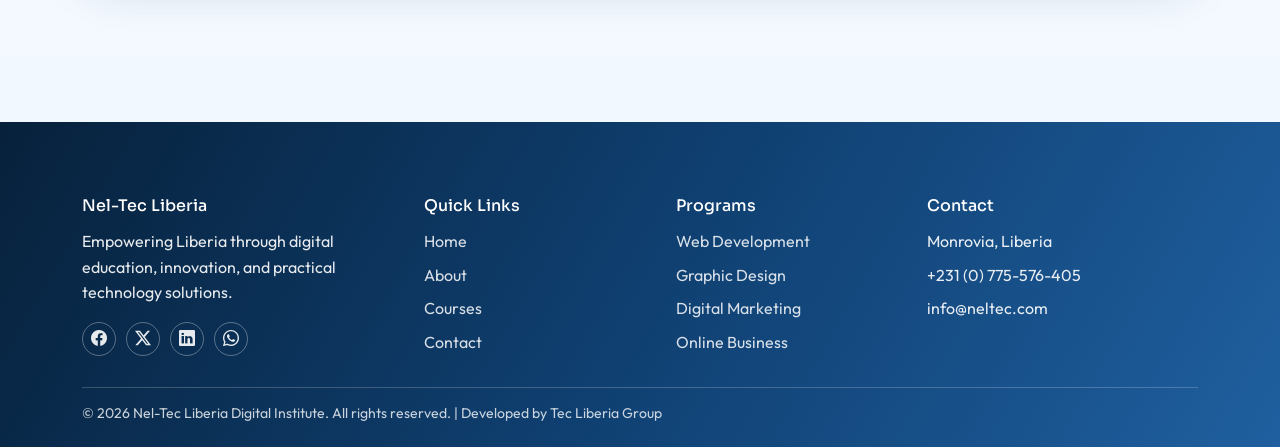
<file: team.html>
<!DOCTYPE html>
<html lang="en">
<head>
    <meta charset="UTF-8">
    <meta name="viewport" content="width=device-width, initial-scale=1.0">
    <title>Our Team | Nel-Tec Liberia</title>
    <link rel="icon" type="image/png" href="img/logo.png">
    <link href="https://cdn.jsdelivr.net/npm/bootstrap@5.3.0/dist/css/bootstrap.min.css" rel="stylesheet">
    <link rel="stylesheet" href="https://cdn.jsdelivr.net/npm/bootstrap-icons@1.11.1/font/bootstrap-icons.css">
    <link rel="stylesheet" href="css/style.css">
</head>
<body class="page-shell">
    <nav class="navbar navbar-expand-lg fixed-top main-nav">
        <div class="container">
            <a class="navbar-brand" href="index.html">
                <img src="img/logo.png" alt="Nel-Tec logo">
                Nel-<span class="accent">Tec</span>
            </a>
            <button class="navbar-toggler" type="button" data-bs-toggle="collapse" data-bs-target="#mainNav" aria-controls="mainNav" aria-expanded="false" aria-label="Toggle navigation">
                <span class="navbar-toggler-icon"></span>
            </button>
            <div class="collapse navbar-collapse" id="mainNav">
                <ul class="navbar-nav ms-auto align-items-lg-center">
                    <li class="nav-item"><a class="nav-link" href="index.html">Home</a></li>
                    <li class="nav-item"><a class="nav-link" href="about.html">About</a></li>
                    <li class="nav-item"><a class="nav-link" href="courses.html">Courses</a></li>
                    <li class="nav-item"><a class="nav-link active" href="team.html">Team</a></li>
                    <li class="nav-item"><a class="nav-link" href="contact.html">Contact</a></li>
                    <li class="nav-item ms-lg-2"><a class="btn-nav" href="register.html">Register</a></li>
                </ul>
            </div>
        </div>
    </nav>

    <header class="hero hero-team">
        <div class="container">
            <div class="reveal">
                <span class="section-kicker">Our Team</span>
                <h1>Meet the People Building Digital Excellence</h1>
                <p>Our leadership and instructors combine technical depth, business thinking, and a passion for learner success.</p>
            </div>
        </div>
    </header>

    <main>
        <section>
            <div class="container">
                <span class="section-kicker">Meet Our Team</span>
                <h2 class="section-title">Our 4 Core Team Members</h2>
                <p class="section-lead mb-4">A dedicated group of leaders and facilitators focused on quality learning and student success.</p>

                <div class="cards-4">
                    <article class="team-card reveal">
                        <div class="team-avatar"><img src="img/fouder.jpeg" alt="Mohammed Massaley"></div>
                        <h4> D. Mohammed Massaley</h4>
                        <span class="team-role">Founder & CEO</span>
                        <p class="mb-0">Leads strategic direction, innovation, and institutional partnerships for long-term impact.</p>
                    </article>
                    <article class="team-card reveal d2">
                        <div class="team-avatar"><img src="img/logo.png" alt="Program Director"></div>
                        <h4>Program Director</h4>
                        <span class="team-role">Training Operations</span>
                        <p class="mb-0">Coordinates curriculum quality, instructor alignment, and training delivery standards.</p>
                    </article>
                    <article class="team-card reveal d3">
                        <div class="team-avatar"><img src="img/logo.png" alt="Lead Instructor"></div>
                        <h4>Lead Instructor</h4>
                        <span class="team-role">Technical Skills</span>
                        <p class="mb-0">Delivers project-based instruction in web, design, and digital business skill tracks.</p>
                    </article>
                    <article class="team-card reveal d4">
                        <div class="team-avatar"><img src="img/logo.png" alt="Student Success Officer"></div>
                        <h4>Student Success Officer</h4>
                        <span class="team-role">Learner Support</span>
                        <p class="mb-0">Supports onboarding, learner progress, and completion to help students achieve outcomes.</p>
                    </article>
                </div>
            </div>
        </section>

        <section>
            <div class="container">
                <div class="cta-band reveal">
                    <h2>Learn Directly From Practitioners</h2>
                    <p>Join a cohort and work with instructors who prioritize your progress and confidence.</p>
                    <a class="btn-brand alt" href="register.html">Join the Next Intake</a>
                </div>
            </div>
        </section>
    </main>

    <footer class="site-footer">
        <div class="container">
            <div class="footer-grid">
                <div>
                    <h4>Nel-Tec Liberia</h4>
                    <p>Empowering Liberia through digital education, innovation, and practical technology solutions.</p>
                    <div class="footer-social">
                        <a href="https://facebook.com" target="_blank" rel="noopener"><i class="bi bi-facebook"></i></a>
                        <a href="https://twitter.com" target="_blank" rel="noopener"><i class="bi bi-twitter-x"></i></a>
                        <a href="https://linkedin.com" target="_blank" rel="noopener"><i class="bi bi-linkedin"></i></a>
                        <a href="https://wa.me/231775576405" target="_blank" rel="noopener"><i class="bi bi-whatsapp"></i></a>
                    </div>
                </div>
                <div>
                    <h4>Quick Links</h4>
                    <ul class="footer-links">
                        <li><a href="index.html">Home</a></li>
                        <li><a href="about.html">About</a></li>
                        <li><a href="courses.html">Courses</a></li>
                        <li><a href="contact.html">Contact</a></li>
                    </ul>
                </div>
                <div>
                    <h4>Programs</h4>
                    <ul class="footer-links">
                        <li><a href="courses.html">Web Development</a></li>
                        <li><a href="courses.html">Graphic Design</a></li>
                        <li><a href="courses.html">Digital Marketing</a></li>
                        <li><a href="courses.html">Online Business</a></li>
                    </ul>
                </div>
                <div>
                    <h4>Contact</h4>
                    <ul class="footer-links">
                        <li>Monrovia, Liberia</li>
                        <li>+231 (0) 775-576-405</li>
                        <li>info@neltec.com</li>
                    </ul>
                </div>
            </div>
            <div class="footer-bottom">&copy; 2026 Nel-Tec Liberia Digital Institute. All rights reserved. | Developed by <a href="https://tecliberia.com" target="_blank" rel="noopener">Tec Liberia Group</a></div>
        </div>
    </footer>

    <script src="https://cdn.jsdelivr.net/npm/bootstrap@5.3.0/dist/js/bootstrap.bundle.min.js"></script>
    
    <a href="https://wa.me/231775576405?text=Hello%20Nel-Tec" target="_blank" rel="noopener" class="whatsapp-float" title="Chat on WhatsApp">
        <i class="bi bi-whatsapp"></i>
    </a>
</body>
</html>
</file>
<file: css/style.css>
@import url('https://fonts.googleapis.com/css2?family=Outfit:wght@300;400;500;600;700;800&family=Sora:wght@500;600;700;800&display=swap');

:root {
    --brand-ink: #0b2c4f;
    --brand-blue: #174f88;
    --brand-cyan: #1aa3b8;
    --brand-coral: #ff6b4a;
    --brand-sun: #f9b233;
    --text-main: #1a2c3c;
    --text-muted: #5d7388;
    --bg-soft: #f3f8fd;
    --surface: #ffffff;
    --surface-alt: #f7fbff;
    --line: #d6e3f1;
    --shadow-soft: 0 14px 34px rgba(11, 44, 79, 0.12);
    --shadow-strong: 0 20px 46px rgba(11, 44, 79, 0.18);
    --radius-md: 16px;
    --radius-lg: 24px;
    --radius-xl: 30px;
}

* {
    box-sizing: border-box;
}

html,
body {
    margin: 0;
    padding: 0;
}

body {
    font-family: 'Outfit', sans-serif;
    color: var(--text-main);
    background:
        radial-gradient(circle at 4% 4%, rgba(26, 163, 184, 0.1), transparent 20%),
        radial-gradient(circle at 95% 0%, rgba(255, 107, 74, 0.12), transparent 22%),
        linear-gradient(180deg, #edf5fe 0%, #fbfdff 45%, #eef6ff 100%);
    line-height: 1.6;
}

h1,
h2,
h3,
h4,
h5,
h6,
.navbar-brand,
.section-kicker {
    font-family: 'Sora', sans-serif;
}

a {
    color: inherit;
    text-decoration: none;
}

section {
    padding: 84px 0;
    position: relative;
}

.section-kicker {
    display: inline-block;
    font-size: 0.72rem;
    letter-spacing: 0.14em;
    text-transform: uppercase;
    font-weight: 700;
    color: var(--brand-cyan);
    margin-bottom: 12px;
}

.section-title {
    margin-bottom: 14px;
    font-size: clamp(1.8rem, 4vw, 2.8rem);
    line-height: 1.15;
    color: var(--brand-ink);
    font-weight: 800;
}

.section-lead {
    color: var(--text-muted);
    max-width: 700px;
    margin-bottom: 0;
}

.text-muted {
    color: var(--text-muted) !important;
}

.page-shell {
    position: relative;
    overflow-x: hidden;
}

.bg-soft {
    background: var(--bg-soft);
}

/* NAVBAR */
.main-nav {
    background: rgba(8, 33, 59, 0.88);
    backdrop-filter: blur(8px);
    border-bottom: 1px solid rgba(255, 255, 255, 0.16);
    padding: 14px 0;
}

.navbar-brand {
    display: inline-flex;
    align-items: center;
    gap: 10px;
    font-size: 1.05rem;
    font-weight: 700;
    color: #ffffff;
}

.navbar-brand img {
    width: 46px;
    height: 46px;
    object-fit: contain;
    border-radius: 50%;
    background: #ffffff;
}

.navbar-brand .accent {
    color: var(--brand-sun);
}

.nav-link {
    color: rgba(255, 255, 255, 0.88) !important;
    font-weight: 500;
    margin-right: 8px;
    border-radius: 999px;
    padding: 10px 14px !important;
    transition: background 0.25s ease, color 0.25s ease;
}

.nav-link:hover,
.nav-link.active {
    color: #ffffff !important;
    background: rgba(255, 255, 255, 0.14);
}

.navbar-toggler {
    border: 1px solid rgba(255, 255, 255, 0.45);
}

.navbar-toggler-icon {
    filter: invert(1);
}

.btn-nav,
.btn-brand {
    display: inline-flex;
    align-items: center;
    justify-content: center;
    border: none;
    border-radius: 999px;
    font-weight: 700;
    transition: transform 0.25s ease, box-shadow 0.25s ease, background 0.25s ease;
}

.btn-nav {
    padding: 11px 20px;
    background: linear-gradient(135deg, var(--brand-coral), #ff4f78);
    color: #ffffff !important;
    box-shadow: 0 12px 28px rgba(255, 79, 120, 0.35);
}

.btn-brand {
    padding: 13px 28px;
    background: linear-gradient(135deg, var(--brand-blue), var(--brand-cyan));
    color: #ffffff;
    box-shadow: 0 12px 30px rgba(26, 163, 184, 0.3);
}

.btn-brand.alt {
    background: #ffffff;
    color: var(--brand-ink);
}

.btn-brand:hover,
.btn-nav:hover {
    transform: translateY(-2px);
}

/* HERO */
.hero {
    padding: 146px 0 104px;
    color: #ffffff;
    background-size: cover;
    background-position: center;
}

.hero-home {
    background:
        linear-gradient(120deg, rgba(8, 32, 58, 0.92), rgba(23, 79, 136, 0.8), rgba(26, 163, 184, 0.74)),
        url('../img/banner.png') center/cover no-repeat;
}

.hero-about {
    background:
        linear-gradient(120deg, rgba(8, 32, 58, 0.9), rgba(17, 73, 124, 0.78), rgba(255, 107, 74, 0.68)),
        url('../img/banner2.png') center/cover no-repeat;
}

.hero-courses {
    background:
        linear-gradient(120deg, rgba(11, 44, 79, 0.9), rgba(26, 163, 184, 0.74), rgba(249, 178, 51, 0.65)),
        url('../img/banner3.png') center/cover no-repeat;
}

.hero-contact,
.hero-register,
.hero-team {
    background:
        linear-gradient(120deg, rgba(11, 44, 79, 0.92), rgba(23, 79, 136, 0.82), rgba(26, 163, 184, 0.74)),
        url('../img/banner.png') center/cover no-repeat;
}

.hero h1 {
    font-size: clamp(2rem, 5vw, 4rem);
    font-weight: 800;
    line-height: 1.12;
    margin-bottom: 14px;
}

.hero p {
    max-width: 640px;
    color: rgba(255, 255, 255, 0.94);
    font-size: clamp(1rem, 2vw, 1.2rem);
    margin-bottom: 28px;
}

.hero-chips {
    display: flex;
    gap: 12px;
    flex-wrap: wrap;
}

.hero-chip {
    border: 1px solid rgba(255, 255, 255, 0.26);
    border-radius: 999px;
    padding: 8px 14px;
    background: rgba(255, 255, 255, 0.12);
    font-size: 0.88rem;
    font-weight: 600;
}

/* CARDS */
.panel,
.card-soft,
.info-card,
.course-card,
.stat-card,
.team-card,
.value-card,
.form-card {
    background: var(--surface);
    border: 1px solid var(--line);
    border-radius: var(--radius-lg);
    box-shadow: var(--shadow-soft);
}

.card-soft,
.info-card,
.course-card,
.team-card,
.value-card,
.form-card {
    padding: 26px;
    height: 100%;
}

.info-card,
.course-card,
.team-card,
.value-card {
    transition: transform 0.3s ease, box-shadow 0.3s ease, border-color 0.3s ease;
}

.info-card:hover,
.course-card:hover,
.team-card:hover,
.value-card:hover {
    transform: translateY(-8px);
    box-shadow: var(--shadow-strong);
    border-color: #bdd5ec;
}

.icon-bubble {
    width: 60px;
    height: 60px;
    border-radius: 16px;
    display: grid;
    place-items: center;
    background: linear-gradient(135deg, #ecf6ff, #d7ecff);
    color: var(--brand-blue);
    font-size: 1.6rem;
    margin-bottom: 16px;
}

/* HOME SECTIONS */
.stats-strip {
    margin-top: -54px;
}

.stat-card {
    padding: 30px 24px;
    text-align: center;
    transition: all 0.3s cubic-bezier(0.34, 1.56, 0.64, 1);
    cursor: pointer;
    position: relative;
}

.stat-card:hover {
    box-shadow: 0 20px 46px rgba(11, 44, 79, 0.18);
    border-color: var(--brand-cyan);
}

.stat-number {
    display: block;
    color: var(--brand-ink);
    font-family: 'Sora', sans-serif;
    font-size: 2.1rem;
    font-weight: 800;
    line-height: 1.1;
    transition: color 0.3s ease;
}

.stat-card:hover .stat-number {
    color: var(--brand-blue);
}

.stat-label {
    color: var(--text-muted);
    font-weight: 500;
}

.about-layout {
    display: grid;
    gap: 28px;
    grid-template-columns: 1fr 1fr;
    align-items: center;
}

.about-visual {
    border-radius: var(--radius-xl);
    overflow: hidden;
    border: 1px solid #c9def2;
    box-shadow: var(--shadow-strong);
    background: linear-gradient(150deg, #ffffff, #eef6ff);
    min-height: 380px;
    display: grid;
    place-items: center;
}

.about-visual img {
    width: 72%;
    max-width: 260px;
}

.ceo-photo-wrap {
    background: linear-gradient(150deg, #e8f4ff, #ffffff);
}

.ceo-photo {
    width: 100%;
    max-width: 420px;
    height: 100%;
    max-height: 460px;
    object-fit: cover;
    border-radius: 20px;
    border: 1px solid #c9def2;
}

.ceo-quote {
    font-size: 1.06rem;
    color: var(--brand-ink);
    font-weight: 500;
    line-height: 1.75;
    margin-bottom: 16px;
}

.feature-grid,
.cards-3,
.cards-4,
.cards-2 {
    display: grid;
    gap: 20px;
}

.feature-grid,
.cards-3 {
    grid-template-columns: repeat(3, minmax(0, 1fr));
}

.cards-4 {
    grid-template-columns: repeat(4, minmax(0, 1fr));
}

.cards-2 {
    grid-template-columns: repeat(2, minmax(0, 1fr));
}

.course-meta {
    display: flex;
    gap: 14px;
    flex-wrap: wrap;
    color: var(--text-muted);
    font-size: 0.9rem;
    margin-top: 12px;
}

.badge-level {
    display: inline-flex;
    align-items: center;
    gap: 6px;
    border-radius: 999px;
    background: #edf5ff;
    color: var(--brand-blue);
    font-size: 0.78rem;
    font-weight: 700;
    padding: 7px 12px;
}

.card-actions {
    margin-top: 14px;
    display: flex;
    flex-direction: column;
    gap: 10px;
}

.btn-card {
    width: 100%;
    padding: 10px 14px;
    font-size: 0.92rem;
}

.btn-whatsapp {
    display: inline-flex;
    align-items: center;
    justify-content: center;
    width: 100%;
    padding: 10px 14px;
    border-radius: 999px;
    font-weight: 700;
    font-size: 0.9rem;
    background: #25d366;
    color: #ffffff;
    box-shadow: 0 10px 22px rgba(37, 211, 102, 0.25);
    transition: transform 0.2s ease, box-shadow 0.2s ease, background 0.2s ease;
}

.btn-whatsapp:hover {
    background: #20bf5d;
    transform: translateY(-2px);
    box-shadow: 0 14px 24px rgba(32, 191, 93, 0.28);
    color: #ffffff;
}

.youtube-embed {
    position: relative;
    width: 100%;
    border-radius: 16px;
    overflow: hidden;
    background: #000;
    aspect-ratio: 16 / 9;
}

.youtube-embed iframe {
    width: 100%;
    height: 100%;
    border: 0;
}

.cta-band {
    background: linear-gradient(130deg, var(--brand-ink), var(--brand-blue), var(--brand-cyan));
    color: #ffffff;
    border-radius: var(--radius-xl);
    padding: 50px 32px;
    box-shadow: var(--shadow-strong);
    border: 1px solid rgba(255, 255, 255, 0.22);
}

.cta-band h2 {
    font-size: clamp(1.7rem, 3.2vw, 2.5rem);
    margin-bottom: 10px;
}

.cta-band p {
    color: rgba(255, 255, 255, 0.86);
    margin-bottom: 24px;
}

/* FORM */
.form-group {
    margin-bottom: 16px;
}

.form-group label {
    display: block;
    margin-bottom: 6px;
    color: var(--brand-ink);
    font-size: 0.95rem;
    font-weight: 600;
}

.form-control,
.form-select,
textarea,
input,
select {
    width: 100%;
    padding: 12px 14px;
    border-radius: 12px;
    border: 1px solid #c6daee;
    background: #fbfdff;
    color: var(--text-main);
    font: inherit;
}

textarea {
    min-height: 120px;
    resize: vertical;
}

.form-control:focus,
.form-select:focus,
textarea:focus,
input:focus,
select:focus {
    outline: none;
    border-color: var(--brand-cyan);
    box-shadow: 0 0 0 3px rgba(26, 163, 184, 0.16);
}

/* TEAM */
.team-avatar {
    width: 94px;
    height: 94px;
    border-radius: 50%;
    overflow: hidden;
    border: 3px solid #d4e8fb;
    margin-bottom: 12px;
}

.team-avatar img {
    width: 100%;
    height: 100%;
    object-fit: cover;
}

.team-role {
    display: inline-block;
    border-radius: 999px;
    padding: 5px 11px;
    font-size: 0.78rem;
    font-weight: 700;
    background: #ebf5ff;
    color: var(--brand-blue);
    margin-bottom: 12px;
}

/* FOOTER */
.site-footer {
    background: linear-gradient(120deg, #07213b, #0f3f70, #1f5f9f);
    color: rgba(255, 255, 255, 0.9);
    padding: 74px 0 22px;
    margin-top: 72px;
}

.footer-grid {
    display: grid;
    gap: 26px;
    grid-template-columns: 1.4fr 1fr 1fr 1.2fr;
}

.site-footer h4 {
    font-size: 1rem;
    color: #ffffff;
    margin-bottom: 14px;
}

.footer-links {
    list-style: none;
    padding: 0;
    margin: 0;
}

.footer-links li {
    margin-bottom: 8px;
}

.footer-links a {
    color: rgba(255, 255, 255, 0.84);
}

.footer-links a:hover {
    color: #ffffff;
}

.footer-social {
    display: flex;
    gap: 10px;
    margin-top: 12px;
}

.footer-social a {
    width: 34px;
    height: 34px;
    border-radius: 50%;
    display: grid;
    place-items: center;
    border: 1px solid rgba(255, 255, 255, 0.32);
}

.footer-social a:hover {
    background: rgba(255, 255, 255, 0.13);
}

.footer-bottom {
    margin-top: 24px;
    border-top: 1px solid rgba(255, 255, 255, 0.2);
    padding-top: 14px;
    font-size: 0.88rem;
    color: rgba(255, 255, 255, 0.78);
}

/* ANIMATION */
.reveal {
    opacity: 0;
    transform: translateY(24px);
    animation: revealUp 0.7s ease forwards;
}

.reveal.d2 { animation-delay: 0.1s; }
.reveal.d3 { animation-delay: 0.2s; }
.reveal.d4 { animation-delay: 0.3s; }

@keyframes revealUp {
    to {
        opacity: 1;
        transform: translateY(0);
    }
}

/* RESPONSIVE */
@media (max-width: 1199.98px) {
    .cards-4 {
        grid-template-columns: repeat(2, minmax(0, 1fr));
    }

    .footer-grid {
        grid-template-columns: repeat(2, minmax(0, 1fr));
    }
}

@media (max-width: 991.98px) {
    section {
        padding: 72px 0;
    }

    .hero {
        padding: 128px 0 88px;
    }

    .about-layout,
    .feature-grid,
    .cards-3,
    .cards-2 {
        grid-template-columns: 1fr;
    }

    .stats-strip {
        margin-top: -30px;
    }

    .nav-link {
        margin-right: 0;
        margin-bottom: 6px;
    }

    .ceo-photo {
        max-width: 100%;
        max-height: 380px;
    }
}

@media (max-width: 575.98px) {
    section {
        padding: 58px 0;
    }

    .hero {
        padding: 116px 0 72px;
    }

    .hero h1 {
        font-size: 2rem;
    }

    .hero p {
        font-size: 1rem;
    }

    .btn-brand,
    .btn-nav {
        width: 100%;
    }

    .cards-2,
    .cards-3,
    .cards-4 {
        gap: 14px;
    }

    .card-soft,
    .info-card,
    .course-card,
    .team-card,
    .value-card,
    .form-card {
        padding: 20px;
    }

    .about-visual {
        min-height: 280px;
    }

    .hero-chips {
        gap: 8px;
    }

    .hero-chip {
        font-size: 0.78rem;
        padding: 7px 10px;
    }

    .cards-4 {
        grid-template-columns: 1fr;
    }

    .footer-grid {
        grid-template-columns: 1fr;
    }

    .site-footer {
        padding-top: 56px;
    }
}

/* Course Tabs Styling */
.course-tabs {
    gap: 0.7rem;
    justify-content: flex-start;
    flex-wrap: nowrap;
    display: flex !important;
    list-style: none;
    overflow-x: auto;
    overflow-y: hidden;
    -webkit-overflow-scrolling: touch;
    scrollbar-width: thin;
    scroll-snap-type: x mandatory;
    border: 1px solid var(--line);
    border-radius: 999px;
    background: linear-gradient(180deg, rgba(255, 255, 255, 0.96) 0%, rgba(243, 248, 253, 0.92) 100%);
    box-shadow: 0 10px 26px rgba(11, 44, 79, 0.08);
    padding: 0.55rem;
    margin-bottom: 1.2rem;
}

.course-tabs .nav-item {
    margin: 0;
    flex: 0 0 auto;
    scroll-snap-align: start;
}

.course-tabs .nav-link {
    border: 1px solid transparent;
    color: var(--brand-ink) !important;
    background-color: transparent;
    font-weight: 600;
    padding: 11px 16px;
    transition: transform 0.22s ease, color 0.22s ease, background-color 0.22s ease, box-shadow 0.22s ease;
    display: flex !important;
    align-items: center;
    border-radius: 999px;
    margin-bottom: 0;
    font-size: 0.95rem;
    white-space: nowrap;
    min-height: 44px;
}

.course-tabs .nav-link:hover {
    color: var(--brand-blue) !important;
    background-color: rgba(23, 79, 136, 0.08);
    transform: translateY(-1px);
}

.course-tabs .nav-link.active {
    color: white !important;
    background: linear-gradient(135deg, var(--brand-blue) 0%, var(--brand-cyan) 100%);
    border-color: rgba(26, 163, 184, 0.75);
    box-shadow: 0 12px 24px rgba(23, 79, 136, 0.24);
}

.course-tabs .nav-link i {
    font-size: 17px;
    margin-right: 6px;
}

#courseTabContent {
    animation: fadeIn 0.4s ease;
    border: 1px solid var(--line);
    background: linear-gradient(180deg, rgba(255, 255, 255, 0.98) 0%, rgba(247, 251, 255, 0.96) 100%);
    border-radius: 18px;
    box-shadow: 0 14px 34px rgba(11, 44, 79, 0.09);
    padding: 1.1rem;
}

#courseTabContent .tab-pane {
    display: none;
}

#courseTabContent .tab-pane.active {
    display: block;
}

@keyframes fadeIn {
    from {
        opacity: 0;
    }
    to {
        opacity: 1;
    }
}

.btn-card {
    margin-top: 12px;
    width: 100%;
    text-align: center;
    padding: 11px 16px;
    font-size: 0.92rem;
}

@media (max-width: 991.98px) {
    .course-tabs {
        gap: 0.45rem;
        padding: 0.45rem;
        margin-bottom: 1rem;
    }

    .course-tabs .nav-link {
        font-size: 0.9rem;
        padding: 10px 13px;
    }

    #courseTabContent {
        padding: 0.9rem;
        border-radius: 14px;
    }
}

@media (max-width: 575.98px) {
    .course-tabs {
        justify-content: flex-start;
        border-radius: 14px;
    }

    .course-tabs .nav-link {
        padding: 10px 12px;
        font-size: 0.84rem;
        min-height: 42px;
    }

    .course-tabs .nav-link i {
        font-size: 15px;
    }

    #courseTabContent {
        padding: 0.75rem;
    }
}

/* Floating WhatsApp Button */
.whatsapp-float {
    position: fixed;
    bottom: 24px;
    right: 24px;
    width: 60px;
    height: 60px;
    background: linear-gradient(135deg, #25d366, #20ba5a);
    border-radius: 50%;
    display: flex;
    align-items: center;
    justify-content: center;
    z-index: 1000;
    box-shadow: 0 8px 24px rgba(37, 211, 102, 0.3);
    transition: all 0.3s ease;
    text-decoration: none;
    border: none;
}

.whatsapp-float:hover {
    transform: scale(1.1);
    box-shadow: 0 12px 32px rgba(37, 211, 102, 0.4);
}

.whatsapp-float i {
    color: white;
    font-size: 28px;
    display: flex;
    align-items: center;
    justify-content: center;
}

@media (max-width: 768px) {
    .whatsapp-float {
        width: 55px;
        height: 55px;
        bottom: 20px;
        right: 20px;
    }

    .whatsapp-float i {
        font-size: 24px;
    }
}
</file>
